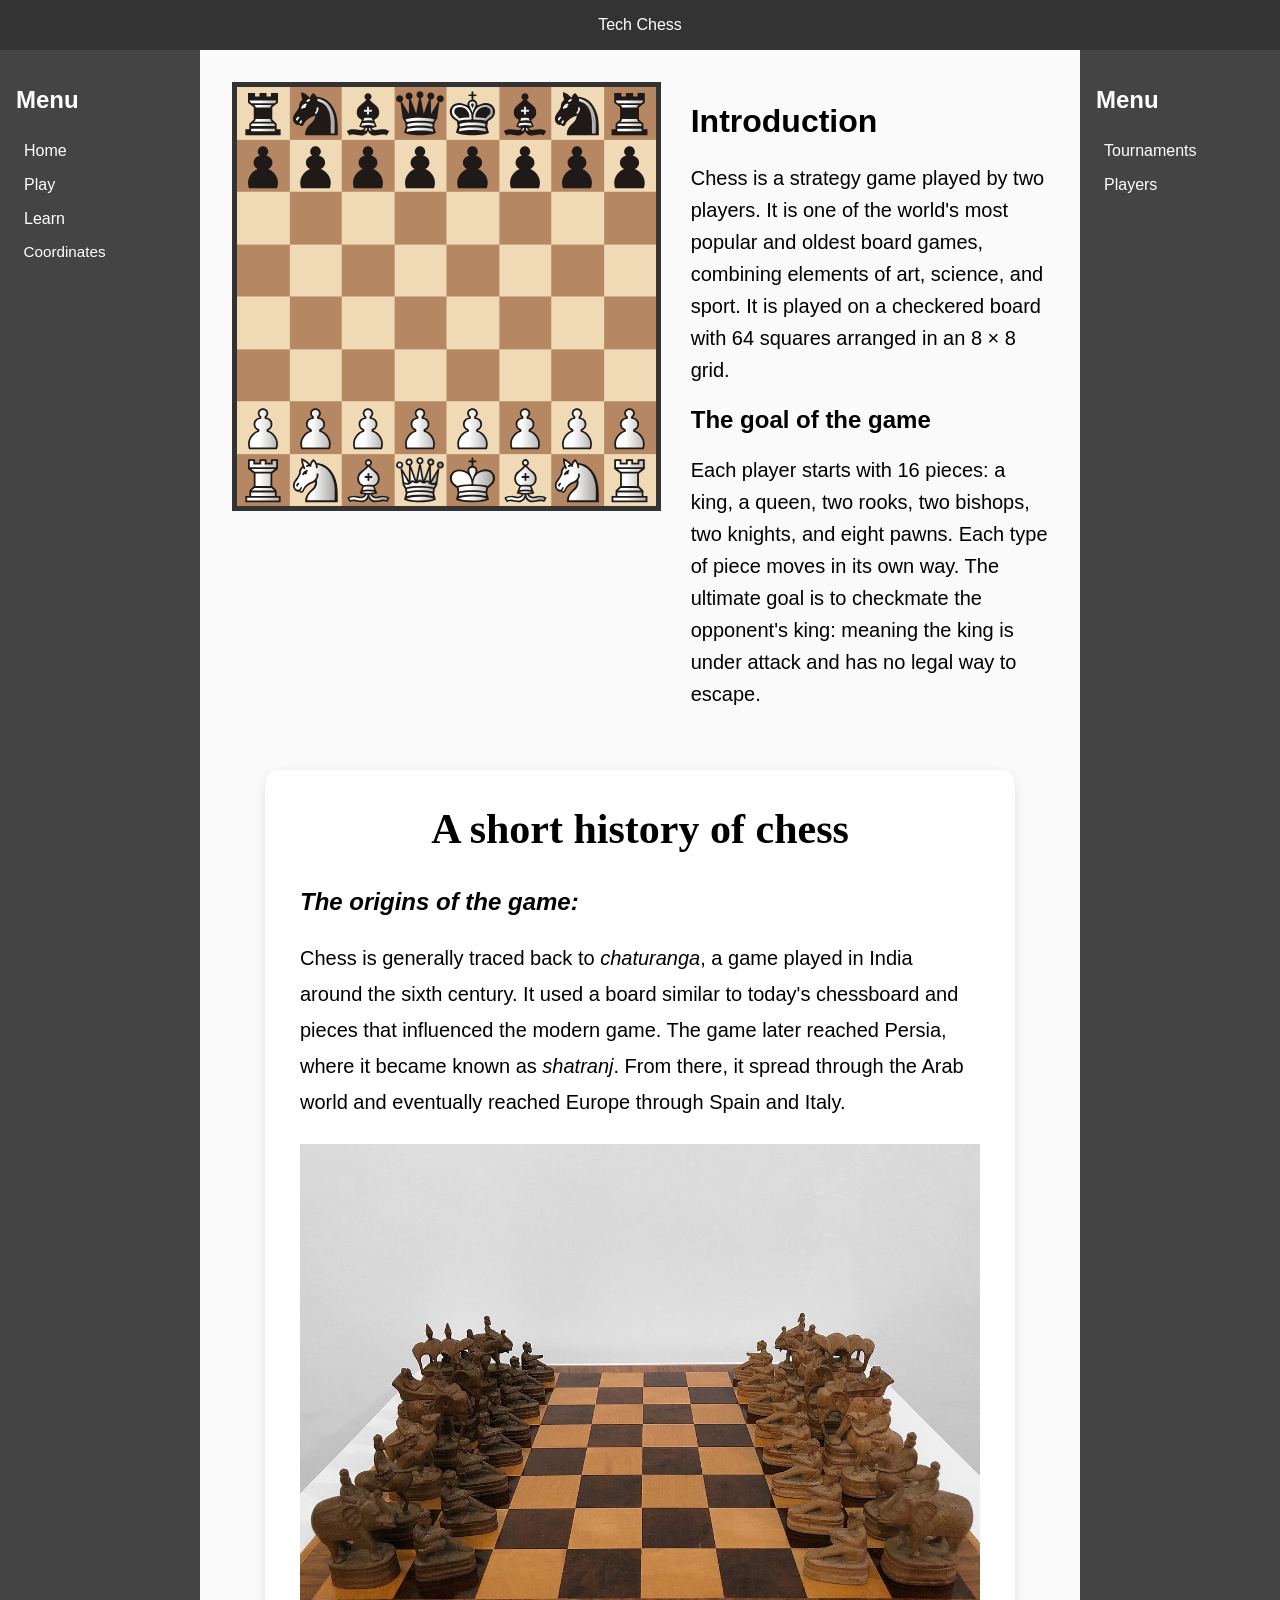
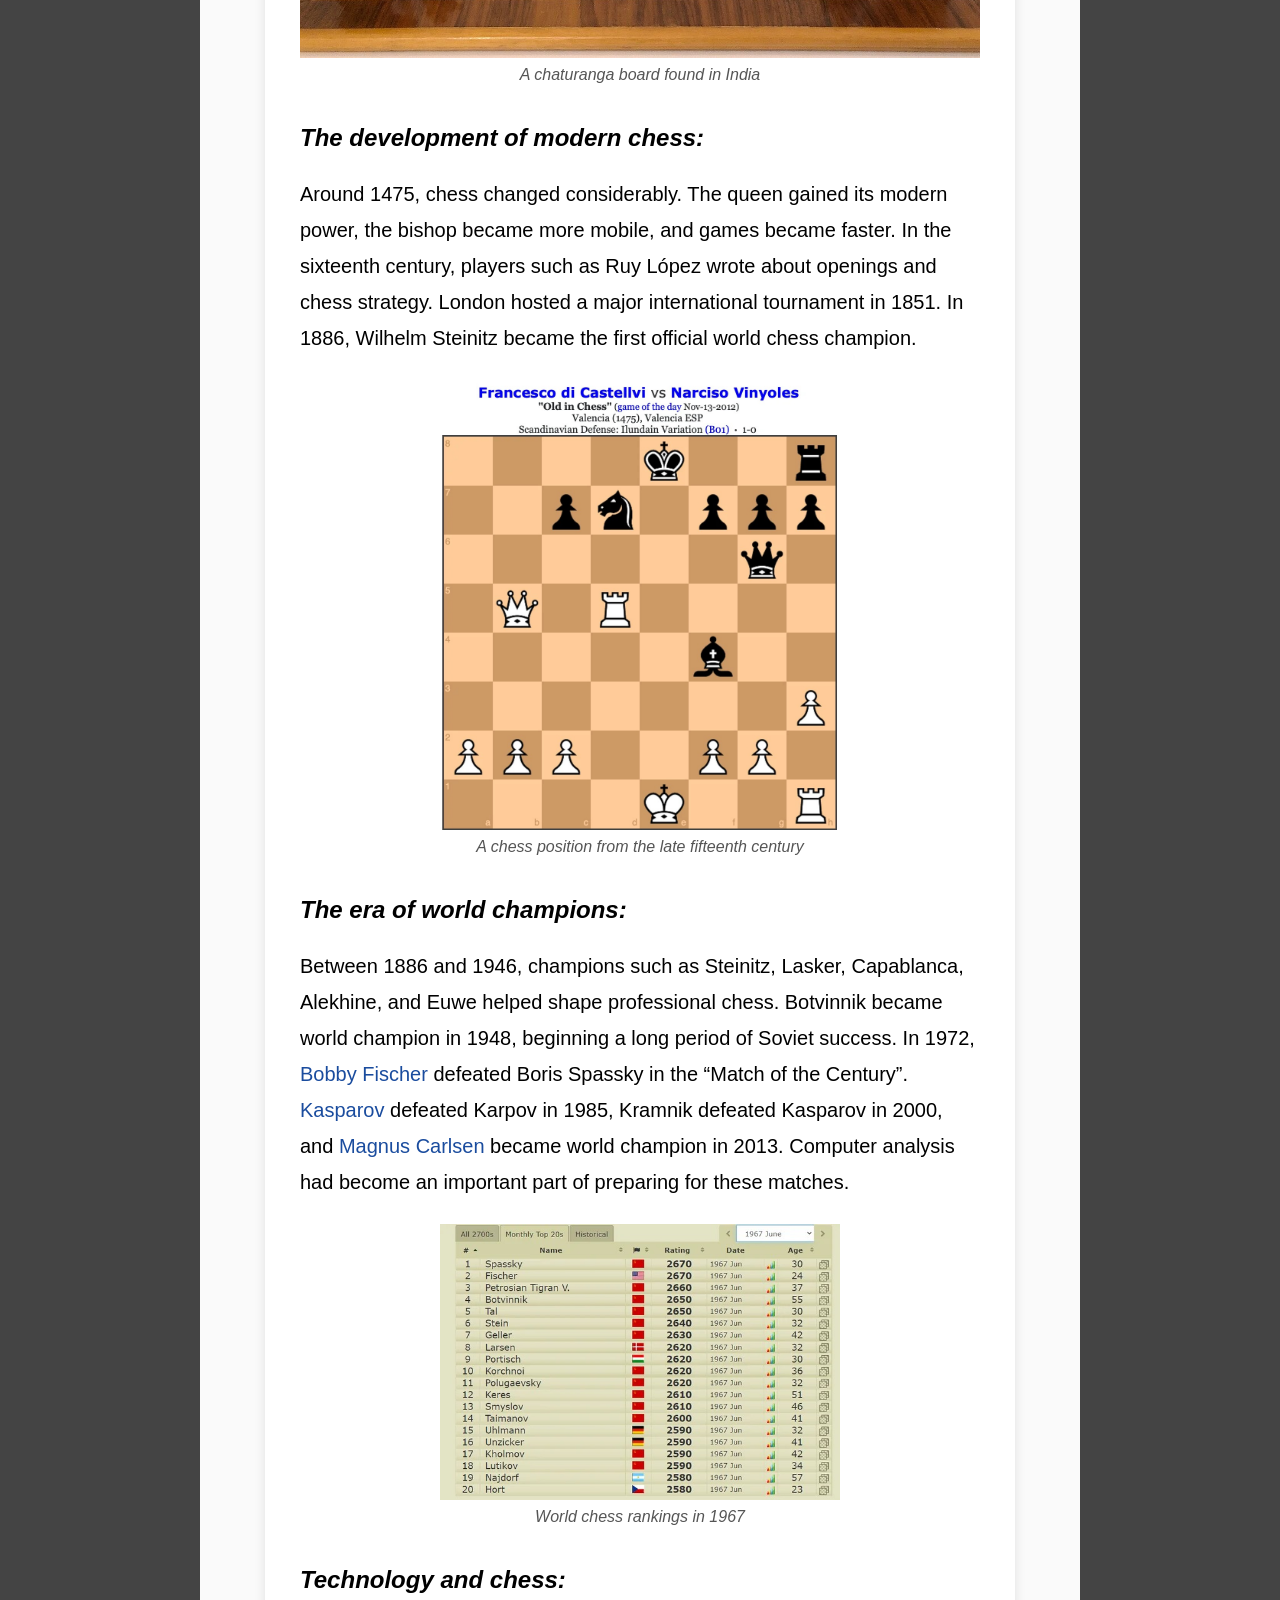
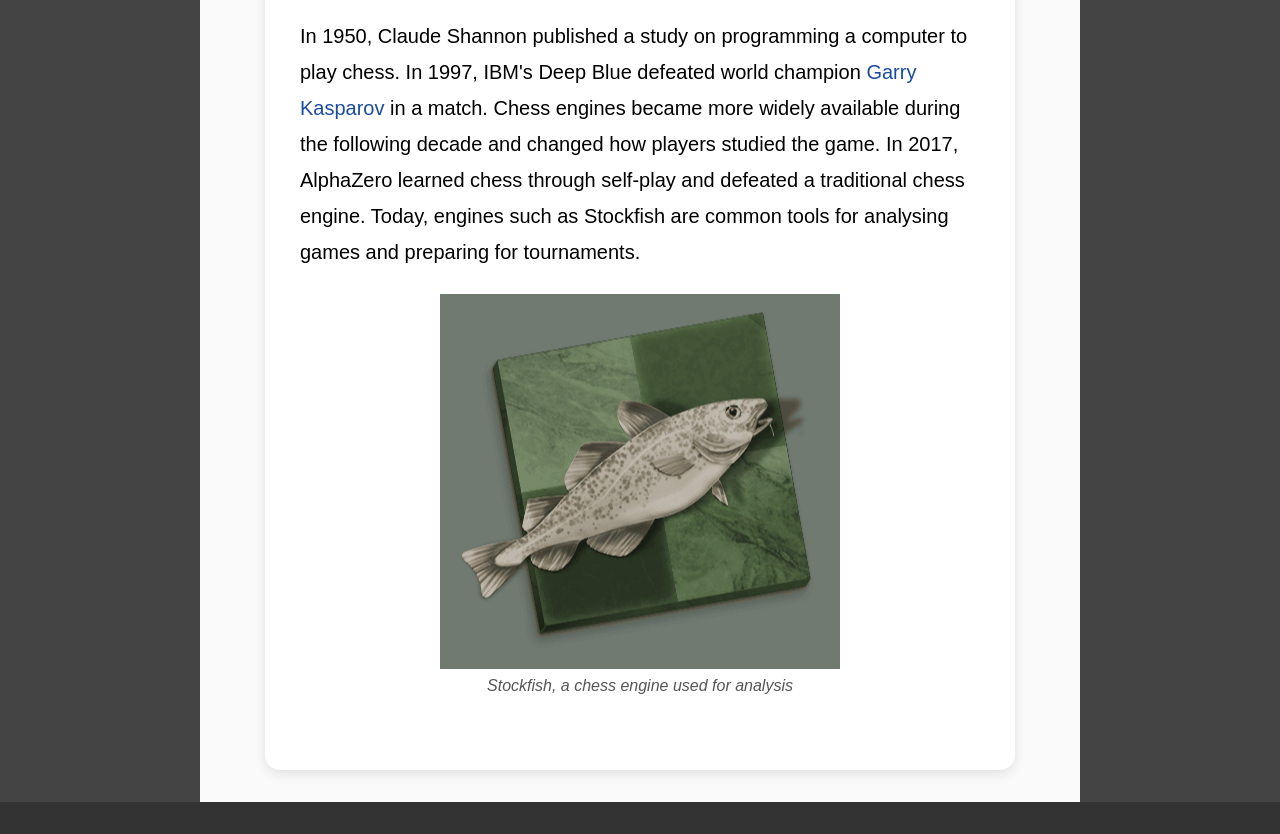
<file: index.html>
<!DOCTYPE html>
<html lang="en">
<head>
    <meta charset="UTF-8">
    <meta name="viewport" content="width=device-width, initial-scale=1.0">
    <meta name="description" content="A website about chess, its history, players, and rules.">
    <link rel="stylesheet" href="style.css">
    <script src="board.js" defer></script>
    <title>Home</title>
</head>
<body>
    <header>Tech Chess</header>

    <div class="main-layout">
        <nav class="sidebar" aria-label="Main menu">
            <h2>Menu</h2>
            <ul>
                <li><a href="index.html">Home</a></li>
                <li><a href="play.html">Play</a></li>
                <li>
                    <a href="study.html">Learn</a>
                    <ul class="learn-links">
                        <li><a href="coordinates.html">Coordinates</a></li>
                    </ul>
                </li>
            </ul>
        </nav>

        <main class="content">
            <div class="content-grid">
                <div
                    class="chessboard"
                    role="img"
                    aria-label="The starting position on a chessboard"
                    data-fen="rnbqkbnr/pppppppp/8/8/8/8/PPPPPPPP/RNBQKBNR"
                ></div>
          
                <div>
                    <h1>Introduction</h1>
                    <p>
                        Chess is a strategy game played by two players.
                        It is one of the world's most popular and oldest
                        board games, combining elements of art, science,
                        and sport. It is played on a checkered board with
                        64 squares arranged in an 8 × 8 grid.
                    </p>

                    <h2>The goal of the game</h2>
                    <p>
                        Each player starts with 16 pieces: a king, a queen,
                        two rooks, two bishops, two knights, and eight pawns.
                        Each type of piece moves in its own way. The ultimate
                        goal is to checkmate the opponent's king: meaning the
                        king is under attack and has no legal way to escape.
                    </p>
                </div>
            </div>
            <section class="history content-card" aria-labelledby="history-title">
                <h2 id="history-title" class="card-title">A short history of chess</h2>

                <h3><em>The origins of the game:</em></h3>
                <p>
                    Chess is generally traced back to <em>chaturanga</em>, a game
                    played in India around the sixth century. It used a board similar
                    to today's chessboard and pieces that influenced the modern game.
                    The game later reached Persia, where it became known as
                    <em>shatranj</em>. From there, it spread through the Arab world
                    and eventually reached Europe through Spain and Italy.
                </p>
                <figure>
                    <img src="images/chaturanga.jpg" alt="A chaturanga board"
                         loading="lazy" decoding="async">
                    <figcaption>A chaturanga board found in India</figcaption>
                </figure>

                <h3><em>The development of modern chess:</em></h3>
                <p>
                    Around 1475, chess changed considerably. The queen gained its
                    modern power, the bishop became more mobile, and games became
                    faster. In the sixteenth century, players such as Ruy López wrote
                    about openings and chess strategy. London hosted a major
                    international tournament in 1851. In 1886, Wilhelm Steinitz
                    became the first official world chess champion.
                </p>
                <figure>
                    <img src="images/oldest-game.jpg" alt="A historical chess position"
                         class="history-image-small" loading="lazy" decoding="async">
                    <figcaption>A chess position from the late fifteenth century</figcaption>
                </figure>

                <h3><em>The era of world champions:</em></h3>
                <p>
                    Between 1886 and 1946, champions such as Steinitz, Lasker,
                    Capablanca, Alekhine, and Euwe helped shape professional chess.
                    Botvinnik became world champion in 1948, beginning a long period
                    of Soviet success. In 1972, <a href="players.html#fischer">Bobby Fischer</a> defeated Boris Spassky
                    in the “Match of the Century”. <a href="players.html#kasparov">Kasparov</a> defeated Karpov in 1985,
                    Kramnik defeated Kasparov in 2000, and <a href="players.html#magnus">Magnus Carlsen</a> became
                    world champion in 2013. Computer analysis had become an important
                    part of preparing for these matches.
                </p>
                <figure>
                    <img src="images/sovietic-list.jpg" alt="A list of leading chess players in 1967"
                         class="history-image-small" loading="lazy" decoding="async">
                    <figcaption>World chess rankings in 1967</figcaption>
                </figure>

                <h3><em>Technology and chess:</em></h3>
                <p>
                    In 1950, Claude Shannon published a study on programming a
                    computer to play chess. In 1997, IBM's Deep Blue defeated world
                    champion <a href="players.html#kasparov">Garry Kasparov</a> in a match. Chess engines became more
                    widely available during the following decade and changed how
                    players studied the game. In 2017, AlphaZero learned chess
                    through self-play and defeated a traditional chess engine.
                    Today, engines such as Stockfish are common tools for analysing
                    games and preparing for tournaments.
                </p>
                <figure>
                    <img src="images/stockfish.jpg" alt="The Stockfish chess engine"
                         class="history-image-small" loading="lazy" decoding="async">
                    <figcaption>Stockfish, a chess engine used for analysis</figcaption>
                </figure>
            </section>
        </main>

        <aside class="sidebar" aria-label="More sections">
            <h2>Menu</h2>
            <ul>
                <li><a href="tournaments.html">Tournaments</a></li>
                <li><a href="players.html">Players</a></li>
            </ul>
        </aside>
    </div>

    <footer></footer>
</body>
</html>
</file>
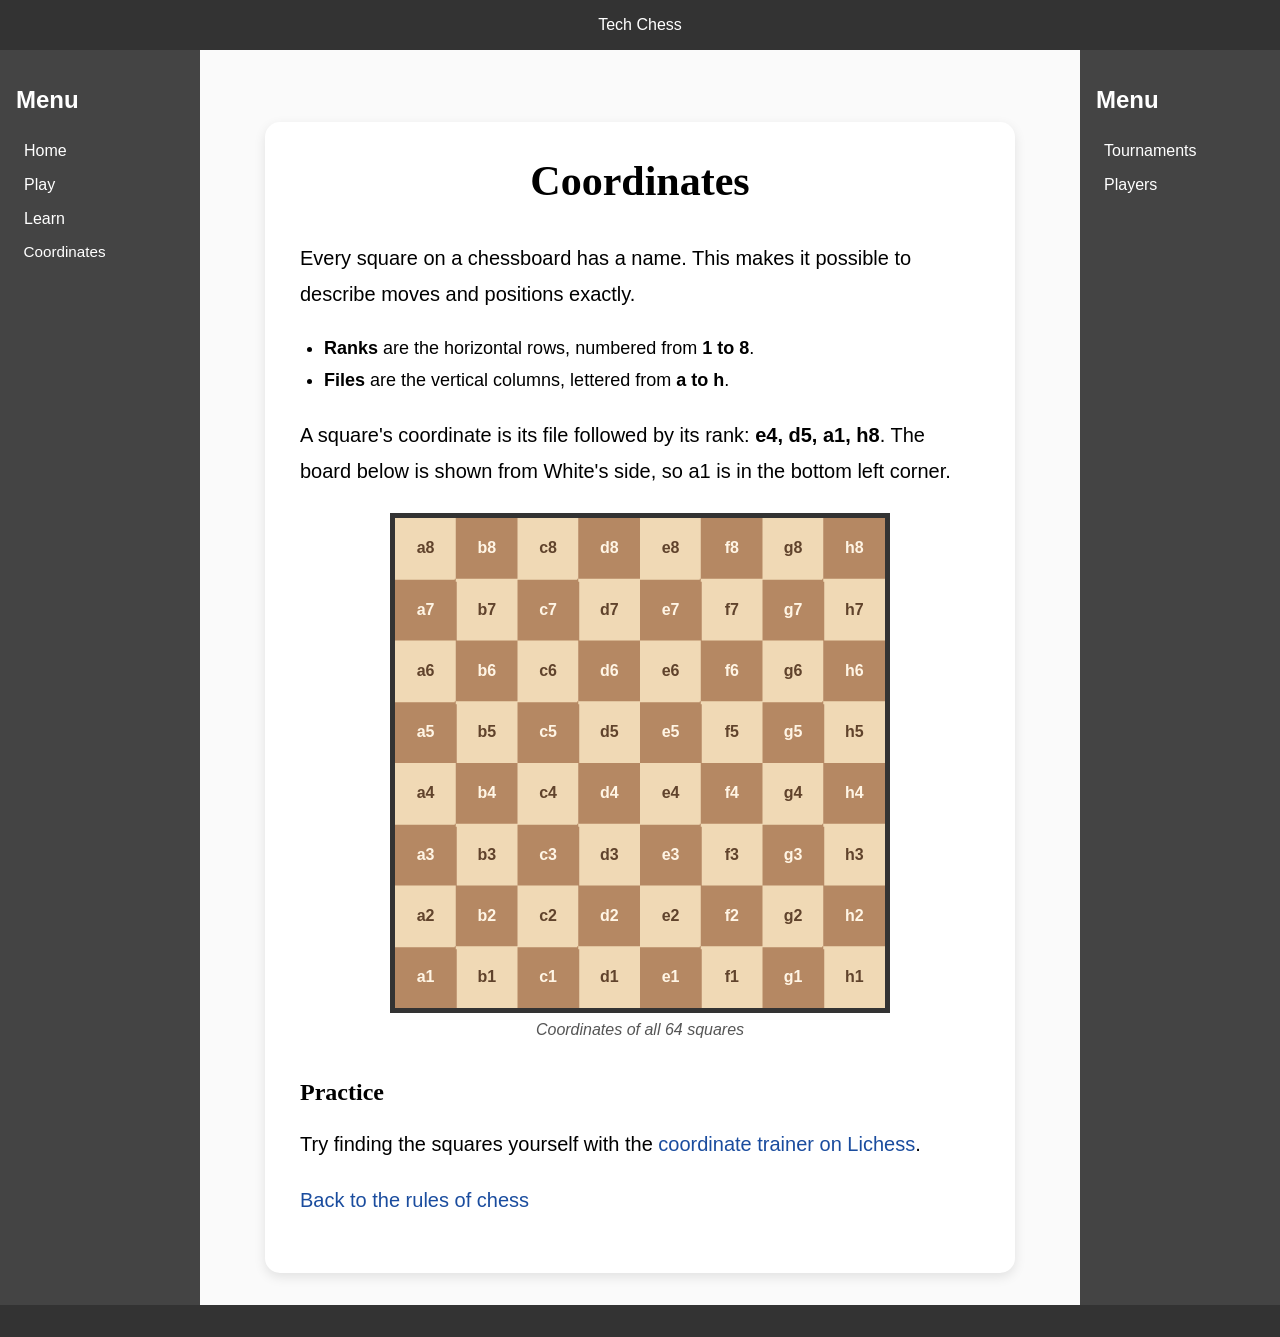
<file: coordinates.html>
<!DOCTYPE html>
<html lang="en">
<head>
    <meta charset="UTF-8">
    <meta name="viewport" content="width=device-width, initial-scale=1.0">
    <meta name="description" content="Learn how to read the coordinates on a chessboard.">
    <link rel="stylesheet" href="style.css">
    <script src="board.js" defer></script>
    <title>Coordinates</title>
</head>
<body>
    <header>Tech Chess</header>
    <noscript><p class="script-warning">The board coordinates need JavaScript to appear.</p></noscript>

    <div class="main-layout">
        <nav class="sidebar" aria-label="Main menu">
            <h2>Menu</h2>
            <ul>
                <li><a href="index.html">Home</a></li>
                <li><a href="play.html">Play</a></li>
                <li>
                    <a href="study.html">Learn</a>
                    <ul class="learn-links">
                        <li><a href="coordinates.html" aria-current="page">Coordinates</a></li>
                    </ul>
                </li>
            </ul>
        </nav>

        <main class="content">
            <article class="content-card coordinates-page">
                <h1 class="card-title">Coordinates</h1>
                <p>
                    Every square on a chessboard has a name. This makes it possible
                    to describe moves and positions exactly.
                </p>
                <ul>
                    <li><strong>Ranks</strong> are the horizontal rows, numbered from <strong>1 to 8</strong>.</li>
                    <li><strong>Files</strong> are the vertical columns, lettered from <strong>a to h</strong>.</li>
                </ul>
                <p>
                    A square's coordinate is its file followed by its rank:
                    <strong>e4, d5, a1, h8</strong>. The board below is shown from
                    White's side, so a1 is in the bottom left corner.
                </p>

                <figure>
                    <div class="chessboard" role="img" aria-label="Chessboard showing the coordinate of every square, from a1 at the bottom left to h8 at the top right" data-fen="8/8/8/8/8/8/8/8" data-coordinates="true"></div>
                    <figcaption>Coordinates of all 64 squares</figcaption>
                </figure>

                <h2>Practice</h2>
                <p>
                    Try finding the squares yourself with the
                    <a href="https://lichess.org/training/coordinate" target="_blank" rel="noopener noreferrer">coordinate trainer on Lichess</a>.
                </p>
                <p><a href="study.html">Back to the rules of chess</a></p>
            </article>
        </main>

        <aside class="sidebar" aria-label="More sections">
            <h2>Menu</h2>
            <ul>
                <li><a href="tournaments.html">Tournaments</a></li>
                <li><a href="players.html">Players</a></li>
            </ul>
        </aside>
    </div>

    <footer></footer>
</body>
</html>
</file>
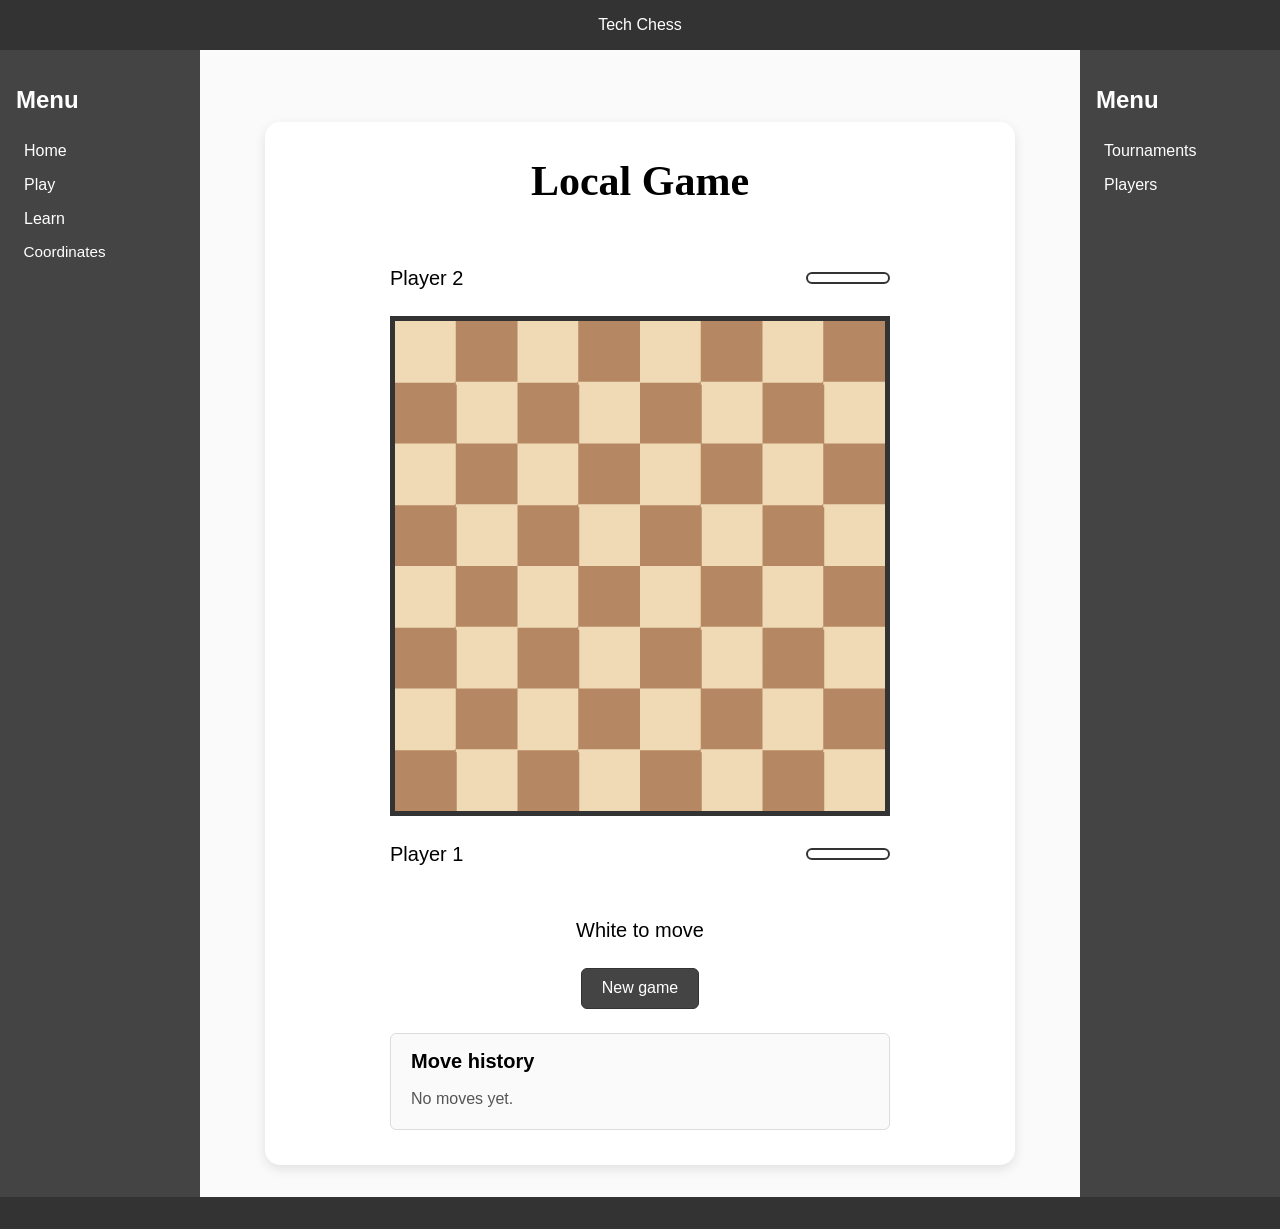
<file: local-game.html>
<!DOCTYPE html>
<html lang="en">
<head>
    <meta charset="UTF-8">
    <meta name="viewport" content="width=device-width, initial-scale=1.0">
    <meta name="description" content="Play a local chess game with two players.">
    <link rel="stylesheet" href="style.css">
    <script type="module" src="game.js"></script>
    <title>Local Game</title>
</head>
<body>
    <header>Tech Chess</header>

    <div class="main-layout">
        <nav class="sidebar" aria-label="Main menu">
            <h2>Menu</h2>
            <ul>
                <li><a href="index.html">Home</a></li>
                <li><a href="play.html">Play</a></li>
                <li>
                    <a href="study.html">Learn</a>
                    <ul class="learn-links">
                        <li><a href="coordinates.html">Coordinates</a></li>
                    </ul>
                </li>
            </ul>
        </nav>

        <main class="content">
            <section class="content-card game-page">
                <h1 class="card-title">Local Game</h1>
                <div class="game-player">
                    <p id="black-player">Player 2</p>
                    <p id="black-clock" class="game-clock" aria-label="Black time remaining"></p>
                </div>
                <div id="game-board" class="chessboard" aria-label="Chessboard"></div>
                <div class="game-player">
                    <p id="white-player">Player 1</p>
                    <p id="white-clock" class="game-clock" aria-label="White time remaining"></p>
                </div>
                <p id="game-status" role="status">White to move</p>
                <button id="new-game" class="new-game-button" type="button">New game</button>
                <section class="move-history" aria-labelledby="move-history-title">
                    <h2 id="move-history-title">Move history</h2>
                    <p id="empty-history">No moves yet.</p>
                    <ol id="move-history"></ol>
                </section>
            </section>

            <dialog id="promotion-dialog" class="promotion-dialog" aria-labelledby="promotion-title">
                <h2 id="promotion-title">Promote pawn</h2>
                <p>Choose a piece:</p>
                <div class="promotion-options">
                    <button type="button" data-promotion="q">
                        <img src="pieces/wQ.svg" alt=""><span>Queen</span>
                    </button>
                    <button type="button" data-promotion="r">
                        <img src="pieces/wR.svg" alt=""><span>Rook</span>
                    </button>
                    <button type="button" data-promotion="b">
                        <img src="pieces/wB.svg" alt=""><span>Bishop</span>
                    </button>
                    <button type="button" data-promotion="n">
                        <img src="pieces/wN.svg" alt=""><span>Knight</span>
                    </button>
                </div>
                <button id="cancel-promotion" class="promotion-cancel" type="button">Cancel</button>
            </dialog>
        </main>

        <aside class="sidebar" aria-label="More sections">
            <h2>Menu</h2>
            <ul>
                <li><a href="tournaments.html">Tournaments</a></li>
                <li><a href="players.html">Players</a></li>
            </ul>
        </aside>
    </div>

    <footer></footer>
</body>
</html>
</file>
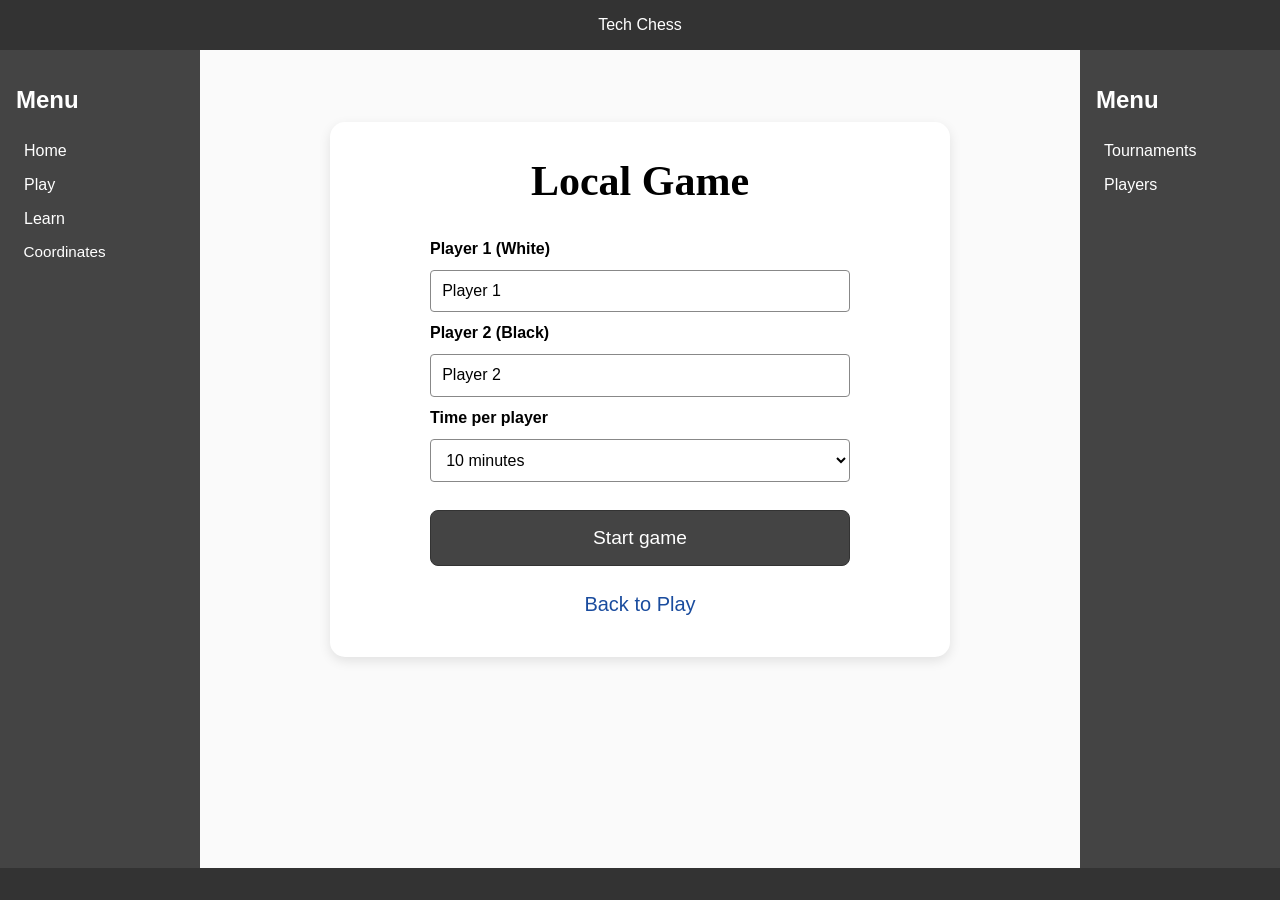
<file: local-setup.html>
<!DOCTYPE html>
<html lang="en">
<head>
    <meta charset="UTF-8">
    <meta name="viewport" content="width=device-width, initial-scale=1.0">
    <meta name="description" content="Choose the players and time for a local chess game.">
    <link rel="stylesheet" href="style.css">
    <title>Local Game</title>
</head>
<body>
    <header>Tech Chess</header>

    <div class="main-layout">
        <nav class="sidebar" aria-label="Main menu">
            <h2>Menu</h2>
            <ul>
                <li><a href="index.html">Home</a></li>
                <li><a href="play.html">Play</a></li>
                <li>
                    <a href="study.html">Learn</a>
                    <ul class="learn-links">
                        <li><a href="coordinates.html">Coordinates</a></li>
                    </ul>
                </li>
            </ul>
        </nav>

        <main class="content">
            <section class="content-card setup-page">
                <h1 class="card-title">Local Game</h1>
                <form class="local-form" action="local-game.html" method="get">
                    <label for="player-one">Player 1 (White)</label>
                    <input id="player-one" name="player1" type="text" value="Player 1" maxlength="24" required>

                    <label for="player-two">Player 2 (Black)</label>
                    <input id="player-two" name="player2" type="text" value="Player 2" maxlength="24" required>

                    <label for="game-time">Time per player</label>
                    <select id="game-time" name="time">
                        <option value="0">No clock</option>
                        <option value="3">3 minutes</option>
                        <option value="5">5 minutes</option>
                        <option value="10" selected>10 minutes</option>
                        <option value="15">15 minutes</option>
                    </select>

                    <button class="play-option" type="submit">Start game</button>
                </form>
                <p class="setup-back"><a href="play.html">Back to Play</a></p>
            </section>
        </main>

        <aside class="sidebar" aria-label="More sections">
            <h2>Menu</h2>
            <ul>
                <li><a href="tournaments.html">Tournaments</a></li>
                <li><a href="players.html">Players</a></li>
            </ul>
        </aside>
    </div>

    <footer></footer>
</body>
</html>
</file>
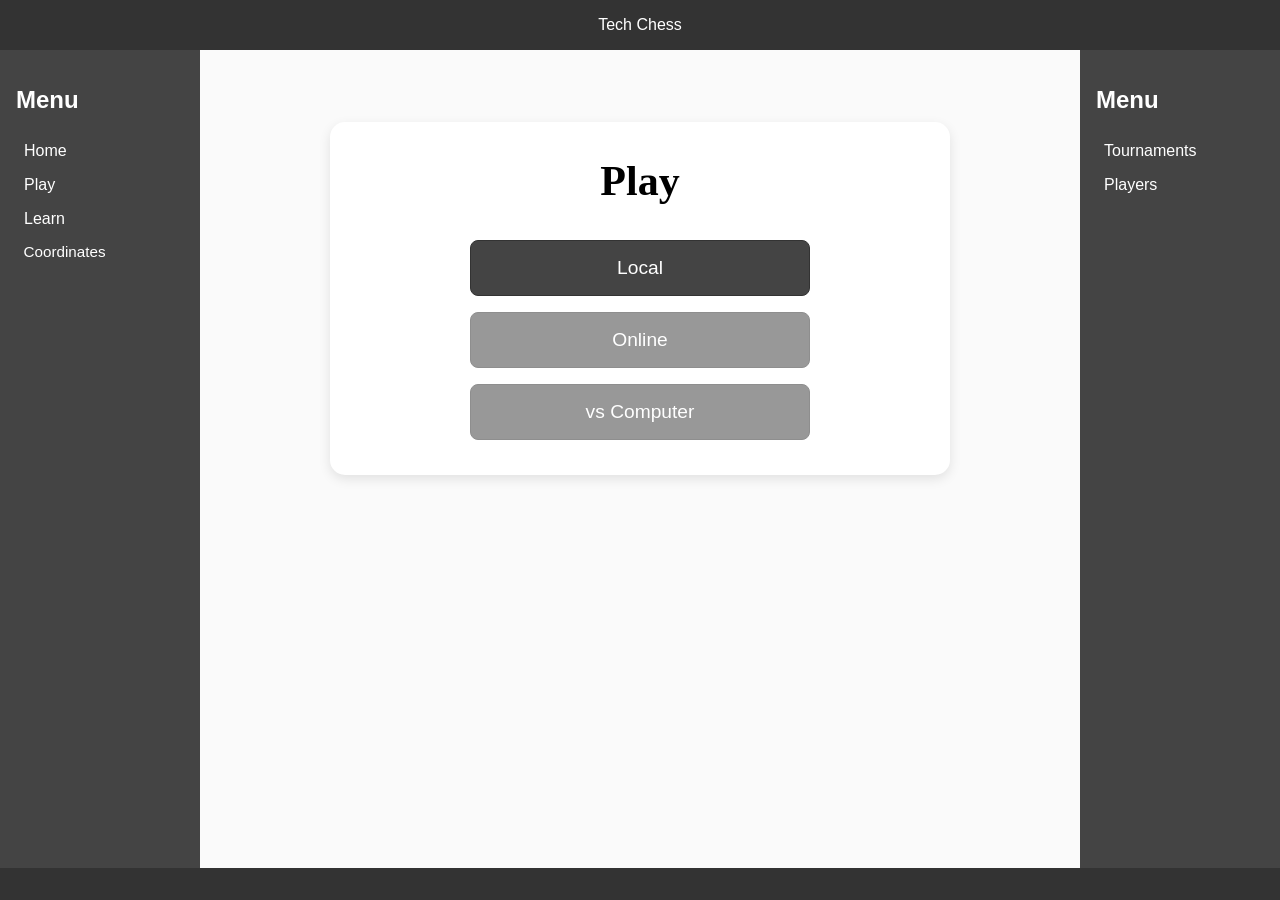
<file: play.html>
<!DOCTYPE html>
<html lang="en">
<head>
    <meta charset="UTF-8">
    <meta name="viewport" content="width=device-width, initial-scale=1.0">
    <meta name="description" content="Choose how to play chess.">
    <link rel="stylesheet" href="style.css">
    <title>Play</title>
</head>
<body>
    <header>Tech Chess</header>

    <div class="main-layout">
        <nav class="sidebar" aria-label="Main menu">
            <h2>Menu</h2>
            <ul>
                <li><a href="index.html">Home</a></li>
                <li><a href="play.html" aria-current="page">Play</a></li>
                <li>
                    <a href="study.html">Learn</a>
                    <ul class="learn-links">
                        <li><a href="coordinates.html">Coordinates</a></li>
                    </ul>
                </li>
            </ul>
        </nav>

        <main class="content">
            <section class="content-card play-page">
                <h1 class="card-title">Play</h1>
                <div class="play-options">
                    <a class="play-option" href="local-setup.html">Local</a>
                    <button class="play-option" type="button" disabled>Online</button>
                    <button class="play-option" type="button" disabled>vs Computer</button>
                </div>
            </section>
        </main>

        <aside class="sidebar" aria-label="More sections">
            <h2>Menu</h2>
            <ul>
                <li><a href="tournaments.html">Tournaments</a></li>
                <li><a href="players.html">Players</a></li>
            </ul>
        </aside>
    </div>

    <footer></footer>
</body>
</html>
</file>
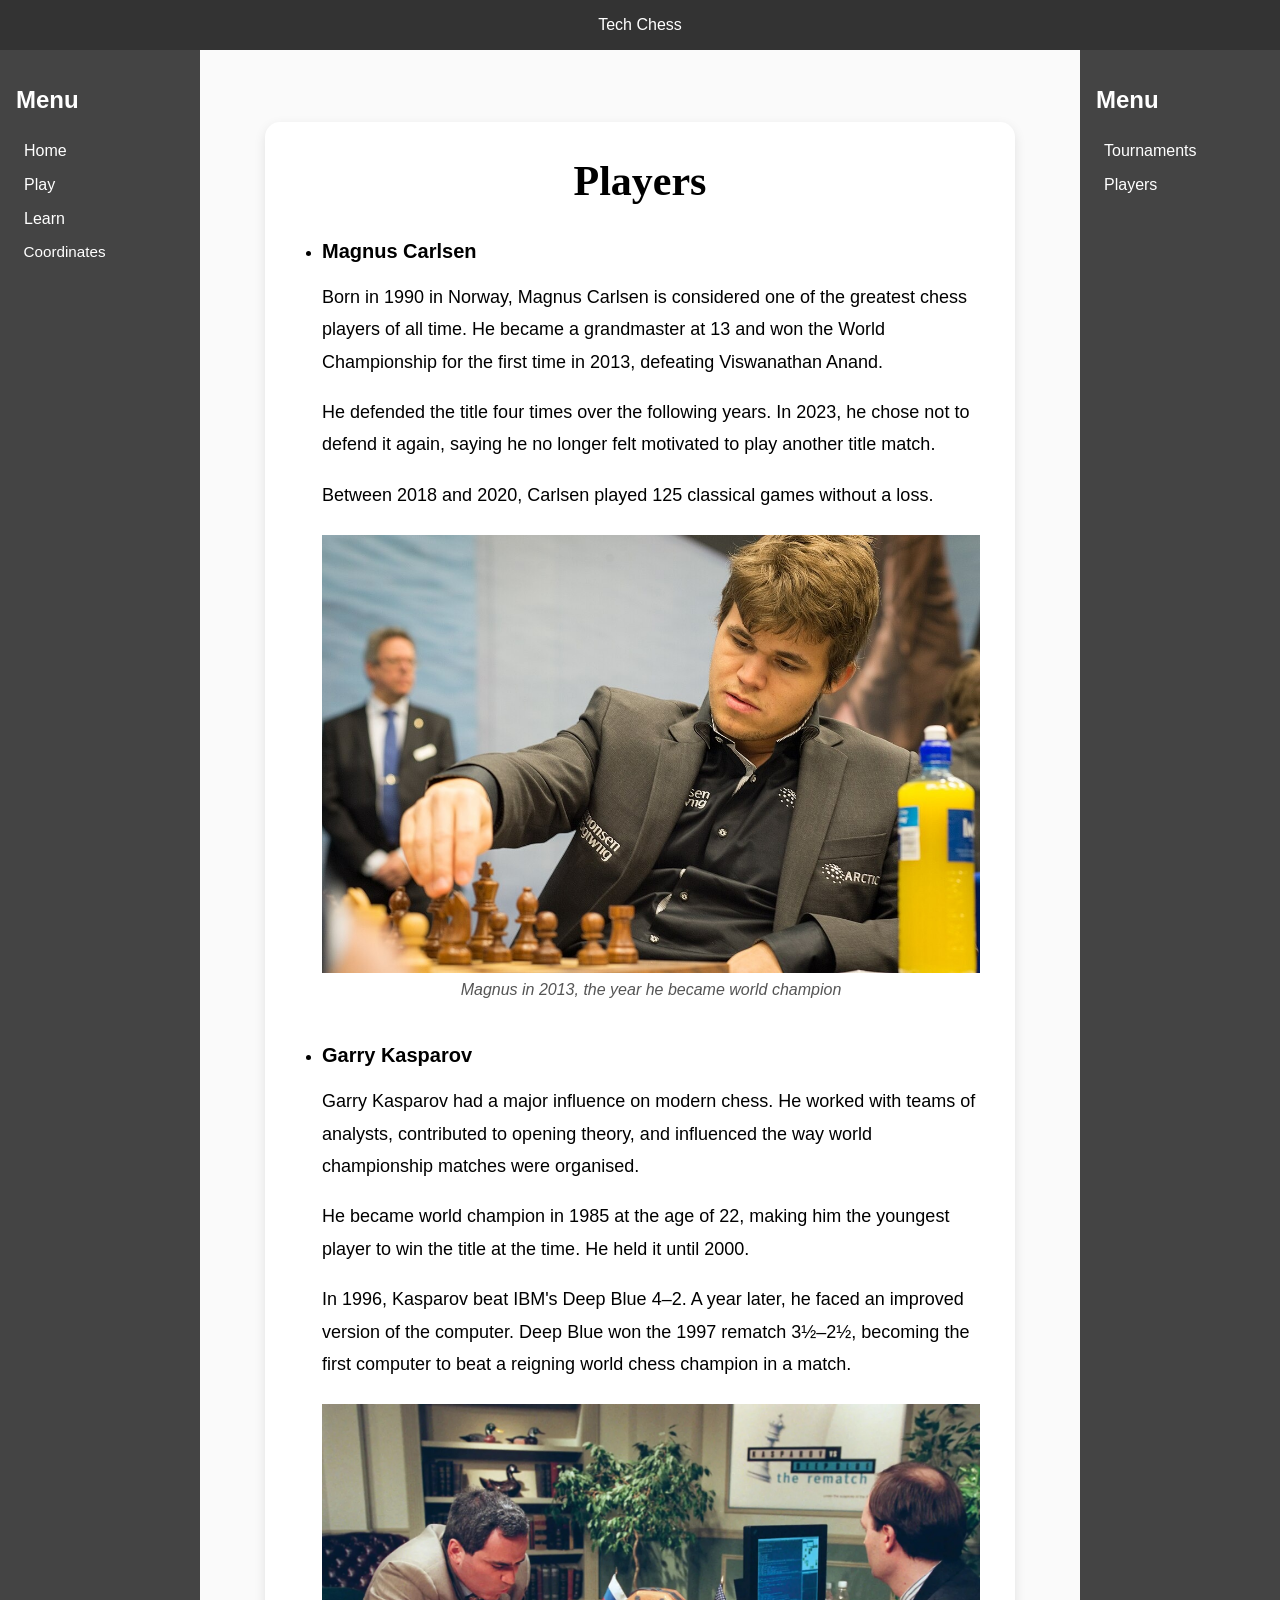
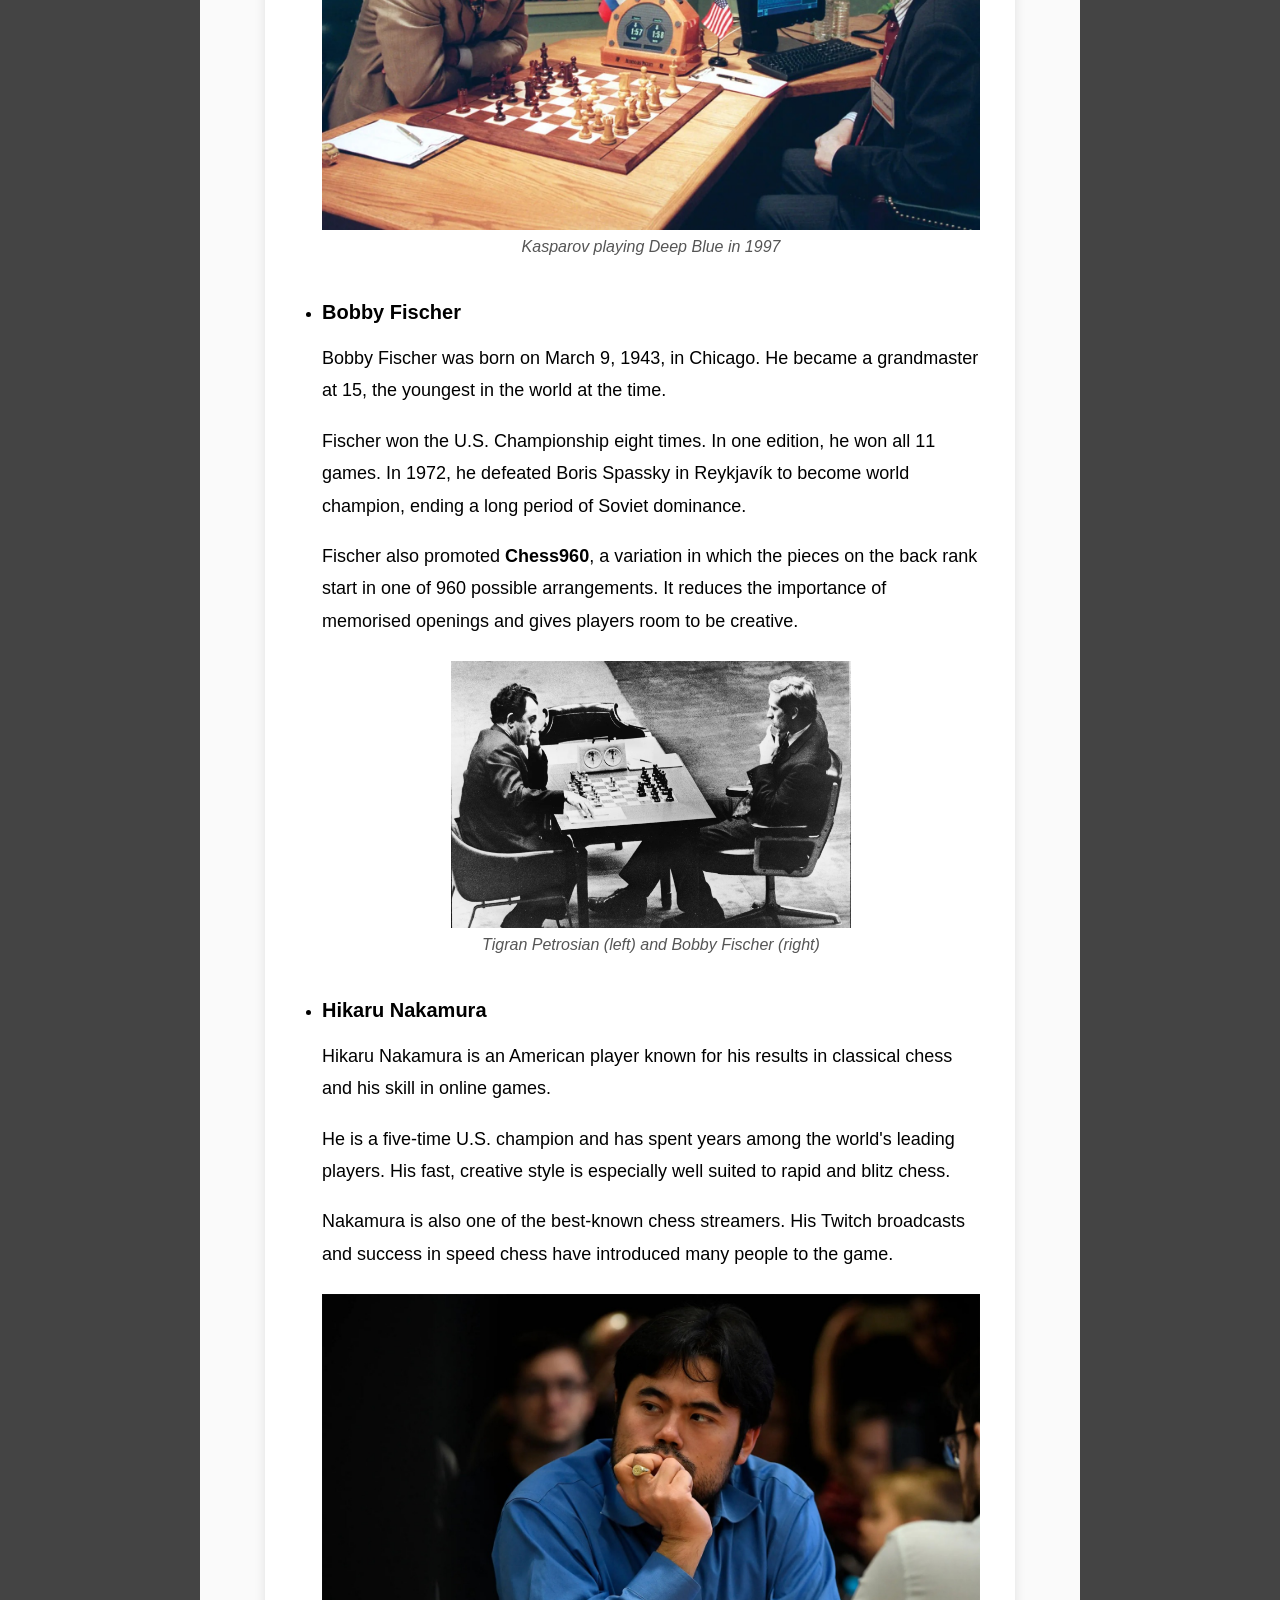
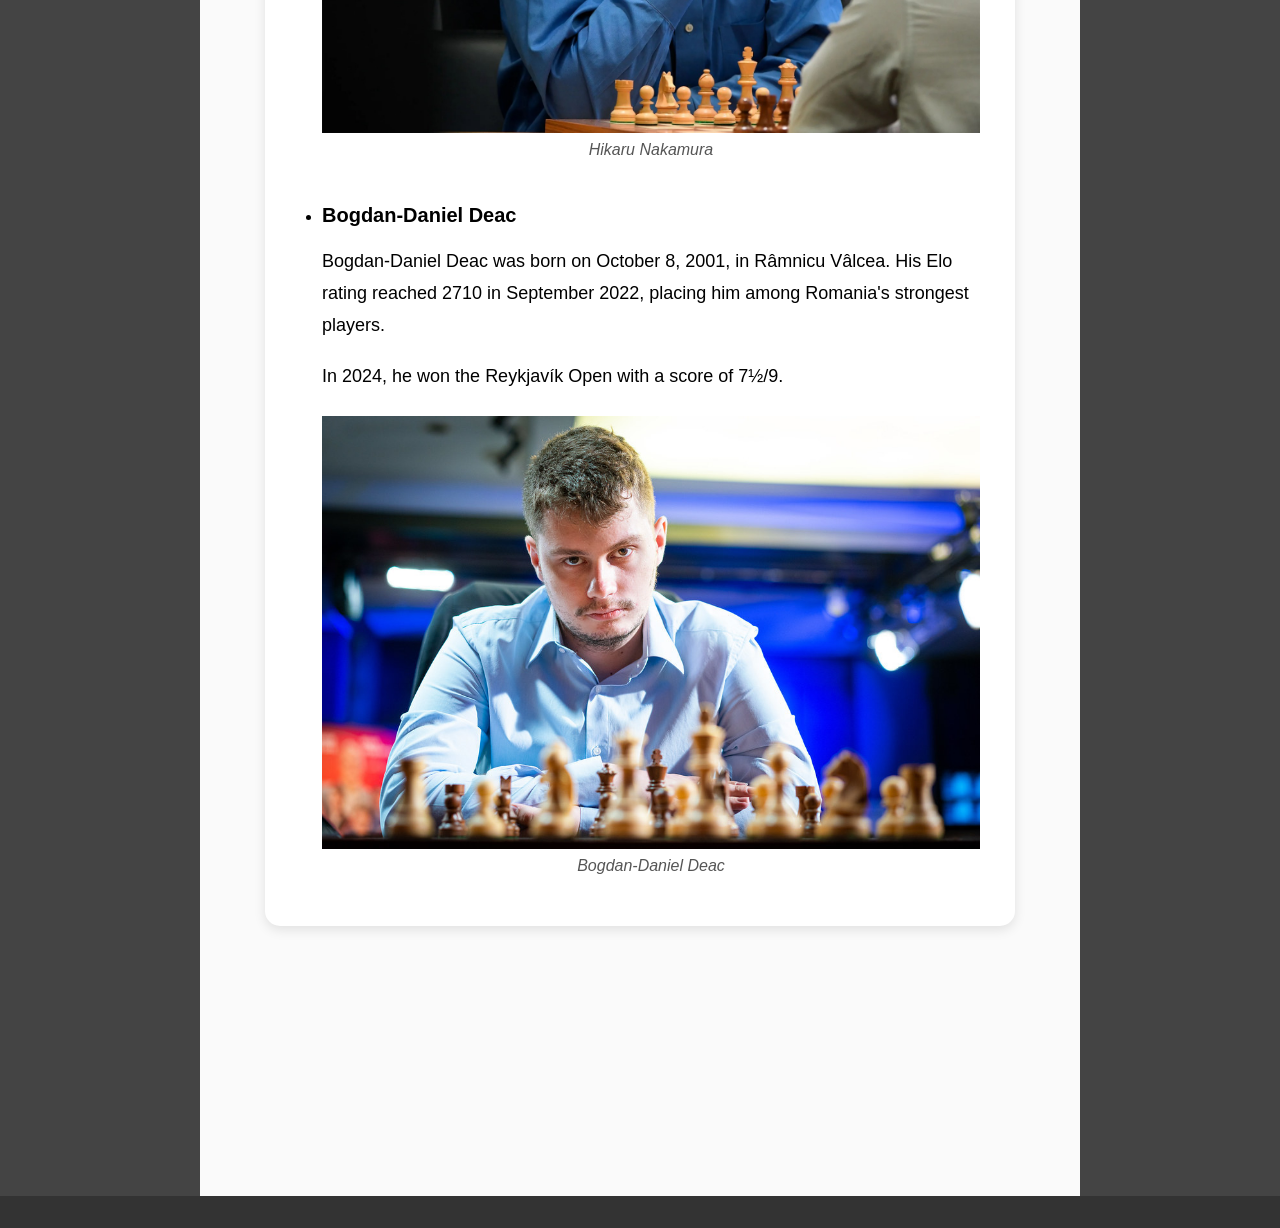
<file: players.html>
<!DOCTYPE html>
<html lang="en">
<head>
    <meta charset="UTF-8">
    <meta name="viewport" content="width=device-width, initial-scale=1.0">
    <meta name="description" content="Five chess players who shaped the game, from Bobby Fischer to Magnus Carlsen.">
    <link rel="stylesheet" href="style.css">
    <title>Players</title>
</head>
<body>
    <header>Tech Chess</header>

    <div class="main-layout">
        <nav class="sidebar" aria-label="Main menu">
            <h2>Menu</h2>
            <ul>
                <li><a href="index.html">Home</a></li>
                <li><a href="play.html">Play</a></li>
                <li>
                    <a href="study.html">Learn</a>
                    <ul class="learn-links">
                        <li><a href="coordinates.html">Coordinates</a></li>
                    </ul>
                </li>
            </ul>
        </nav>

        <main class="content">
            <article class="content-card entry-page">
                <h1 class="card-title">Players</h1>
                <ul class="entry-list">
                    <li id="magnus">
                        <h2>Magnus Carlsen</h2>
                        <p>
                            Born in 1990 in Norway, Magnus Carlsen is considered one
                            of the greatest chess players of all time. He became a
                            grandmaster at 13 and won the World Championship for the
                            first time in 2013, defeating Viswanathan Anand.
                        </p>
                        <p>
                            He defended the title four times over the following years.
                            In 2023, he chose not to defend it again, saying he no
                            longer felt motivated to play another title match.
                        </p>
                        <p>
                            Between 2018 and 2020, Carlsen played 125 classical games
                            without a loss.
                        </p>
                        <figure>
                            <img src="images/magnus-carlsen.jpg" alt="Magnus Carlsen at a chessboard"
                                 loading="lazy" decoding="async">
                            <figcaption>Magnus in 2013, the year he became world champion</figcaption>
                        </figure>
                    </li>

                    <li id="kasparov">
                        <h2>Garry Kasparov</h2>
                        <p>
                            Garry Kasparov had a major influence on modern chess.
                            He worked with teams of analysts, contributed to opening
                            theory, and influenced the way world championship matches
                            were organised.
                        </p>
                        <p>
                            He became world champion in 1985 at the age of 22, making
                            him the youngest player to win the title at the time.
                            He held it until 2000.
                        </p>
                        <p>
                            In 1996, Kasparov beat IBM's Deep Blue 4–2. A year later,
                            he faced an improved version of the computer. Deep Blue
                            won the 1997 rematch 3½–2½, becoming the first computer
                            to beat a reigning world chess champion in a match.
                        </p>
                        <figure>
                            <img src="images/garry-kasparov.jpg" alt="Garry Kasparov playing Deep Blue"
                                 loading="lazy" decoding="async">
                            <figcaption>Kasparov playing Deep Blue in 1997</figcaption>
                        </figure>
                    </li>

                    <li id="fischer">
                        <h2>Bobby Fischer</h2>
                        <p>
                            Bobby Fischer was born on March 9, 1943, in Chicago.
                            He became a grandmaster at 15, the youngest in the world
                            at the time.
                        </p>
                        <p>
                            Fischer won the U.S. Championship eight times. In one
                            edition, he won all 11 games. In 1972, he defeated Boris
                            Spassky in Reykjavík to become world champion, ending
                            a long period of Soviet dominance.
                        </p>
                        <p>
                            Fischer also promoted <strong>Chess960</strong>, a variation
                            in which the pieces on the back rank start in one of 960
                            possible arrangements. It reduces the importance of
                            memorised openings and gives players room to be creative.
                        </p>
                        <figure>
                            <img src="images/bobby-fischer.jpg" alt="Tigran Petrosian and Bobby Fischer at a chessboard"
                                 class="entry-image-small" loading="lazy" decoding="async">
                            <figcaption>Tigran Petrosian (left) and Bobby Fischer (right)</figcaption>
                        </figure>
                    </li>

                    <li id="hikaru">
                        <h2>Hikaru Nakamura</h2>
                        <p>
                            Hikaru Nakamura is an American player known for his
                            results in classical chess and his skill in online games.
                        </p>
                        <p>
                            He is a five-time U.S. champion and has spent years among
                            the world's leading players. His fast, creative style is
                            especially well suited to rapid and blitz chess.
                        </p>
                        <p>
                            Nakamura is also one of the best-known chess streamers.
                            His Twitch broadcasts and success in speed chess have
                            introduced many people to the game.
                        </p>
                        <figure>
                            <img src="images/hikaru-nakamura.jpg" alt="Hikaru Nakamura at a chessboard"
                                 loading="lazy" decoding="async">
                            <figcaption>Hikaru Nakamura</figcaption>
                        </figure>
                    </li>

                    <li id="deac">
                        <h2>Bogdan-Daniel Deac</h2>
                        <p>
                            Bogdan-Daniel Deac was born on October 8, 2001, in
                            Râmnicu Vâlcea. His Elo rating reached 2710 in September
                            2022, placing him among Romania's strongest players.
                        </p>
                        <p>
                            In 2024, he won the Reykjavík Open with a score of 7½/9.
                        </p>
                        <figure>
                            <img src="images/bogdan-deac.jpg" alt="Bogdan-Daniel Deac at a chessboard"
                                 loading="lazy" decoding="async">
                            <figcaption>Bogdan-Daniel Deac</figcaption>
                        </figure>
                    </li>
                </ul>
            </article>

            <section class="video-row" aria-label="Chess videos">
                <iframe
                    src="https://www.youtube.com/embed/FkBNgYmdjRw"
                    title="First chess video"
                    loading="lazy"
                    referrerpolicy="strict-origin-when-cross-origin"
                    allow="accelerometer; autoplay; clipboard-write; encrypted-media; gyroscope; picture-in-picture; web-share"
                    allowfullscreen
                ></iframe>
                <iframe
                    src="https://www.youtube.com/embed/L2L5an2pnSI"
                    title="Second chess video"
                    loading="lazy"
                    referrerpolicy="strict-origin-when-cross-origin"
                    allow="accelerometer; autoplay; clipboard-write; encrypted-media; gyroscope; picture-in-picture; web-share"
                    allowfullscreen
                ></iframe>
            </section>
        </main>

        <aside class="sidebar" aria-label="More sections">
            <h2>Menu</h2>
            <ul>
                <li><a href="tournaments.html">Tournaments</a></li>
                <li><a href="players.html" aria-current="page">Players</a></li>
            </ul>
        </aside>
    </div>

    <footer></footer>
</body>
</html>
</file>
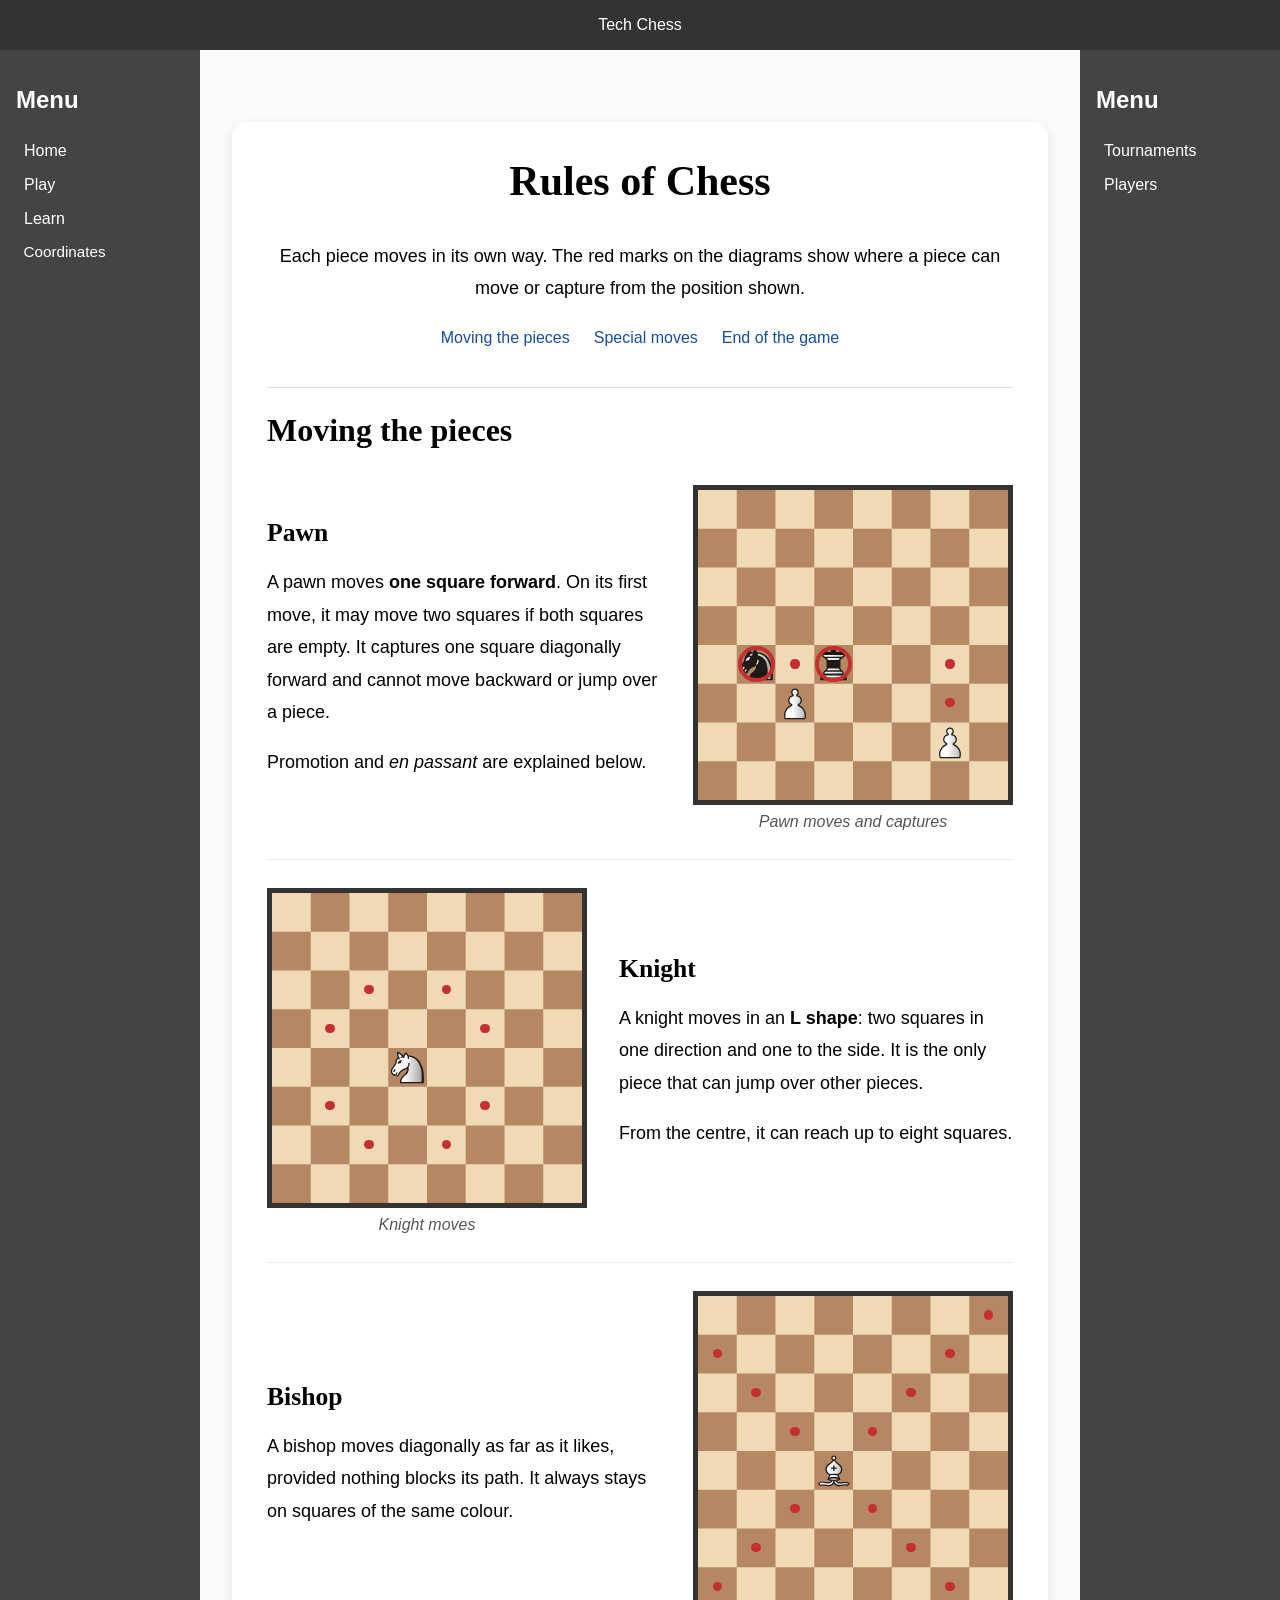
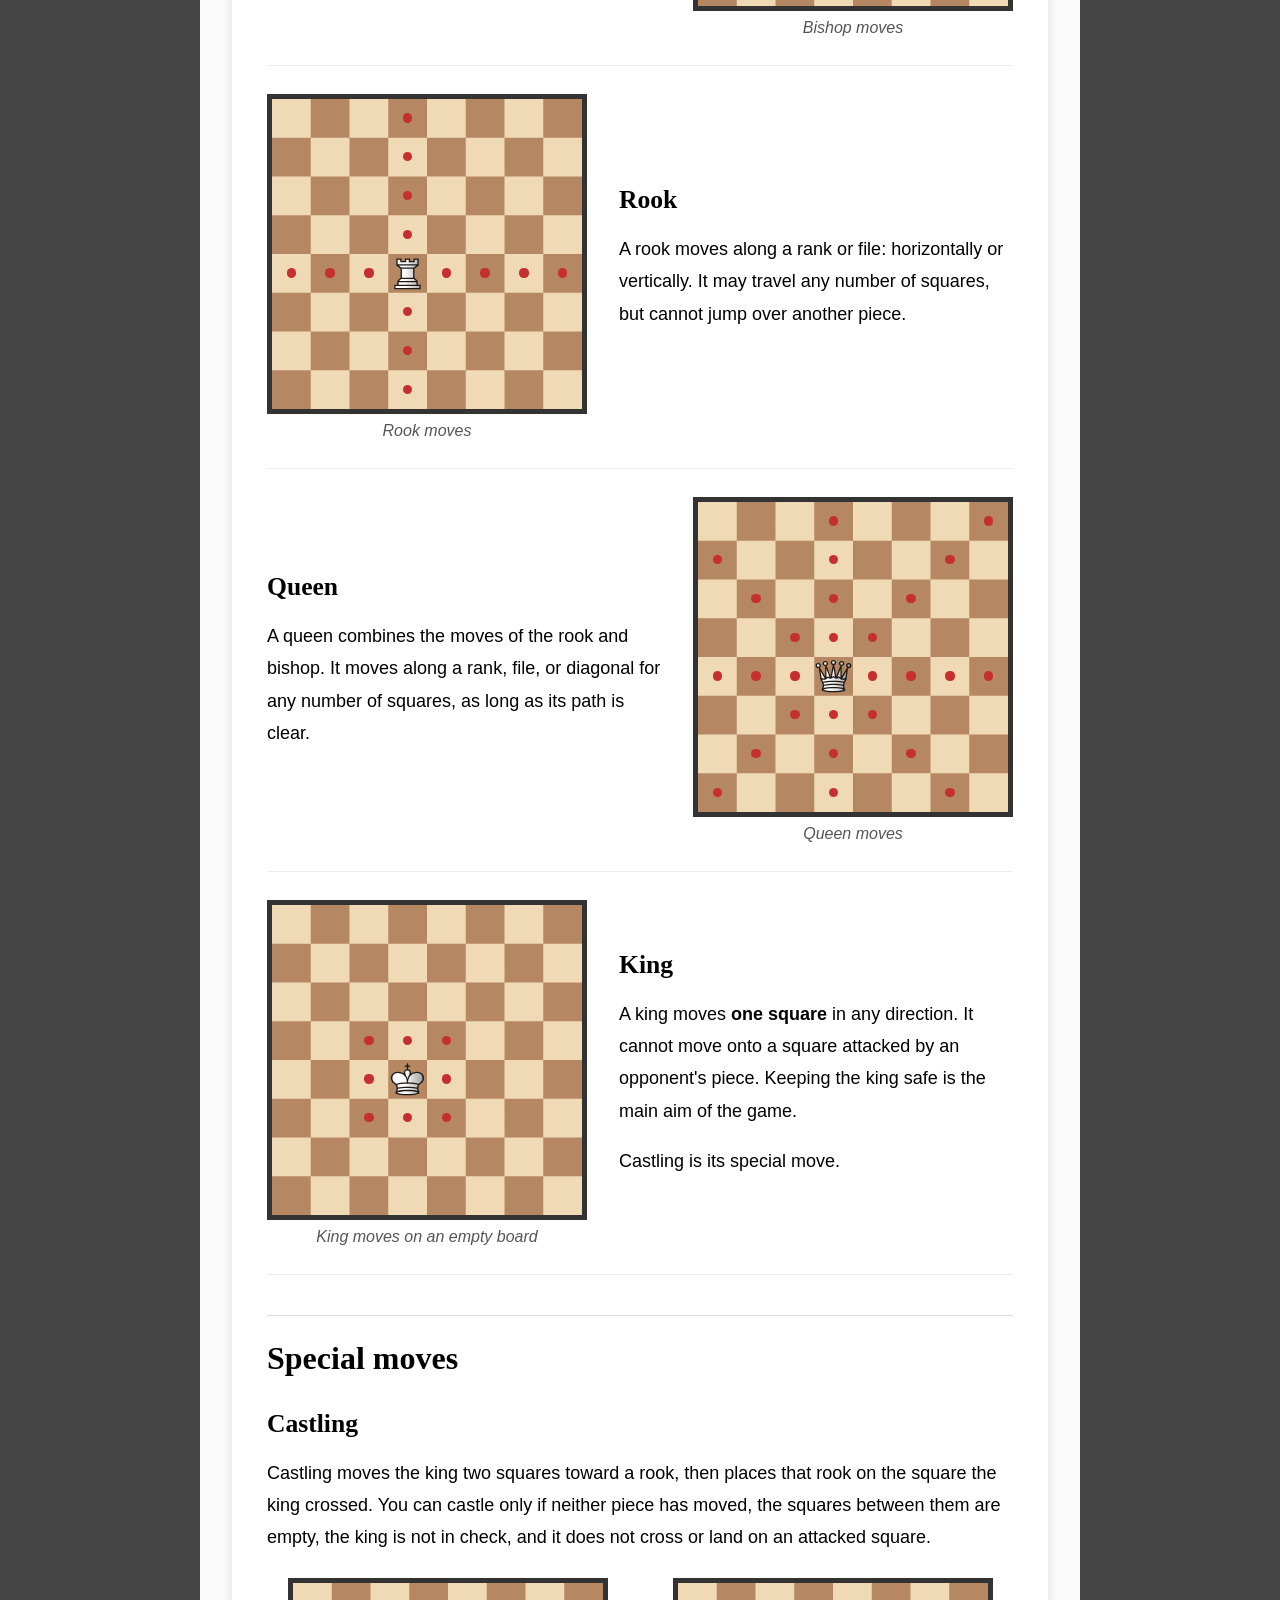
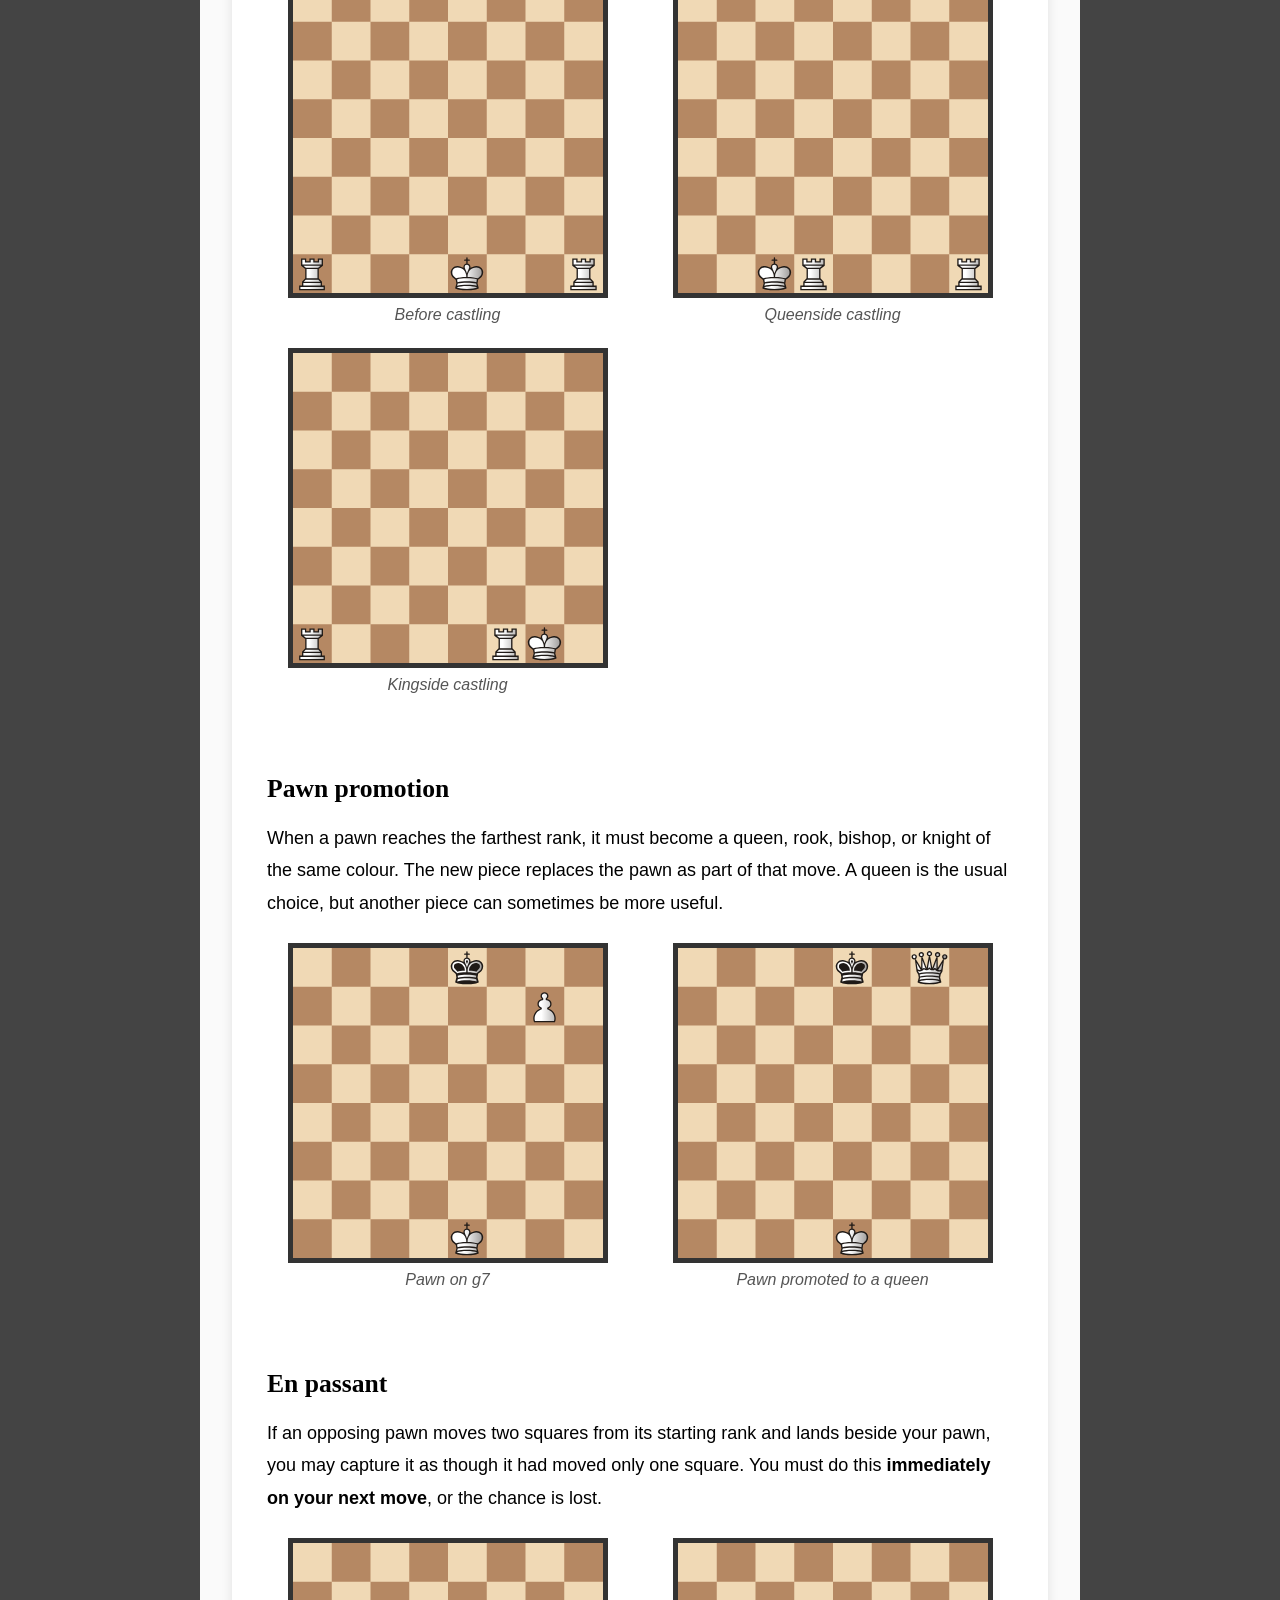
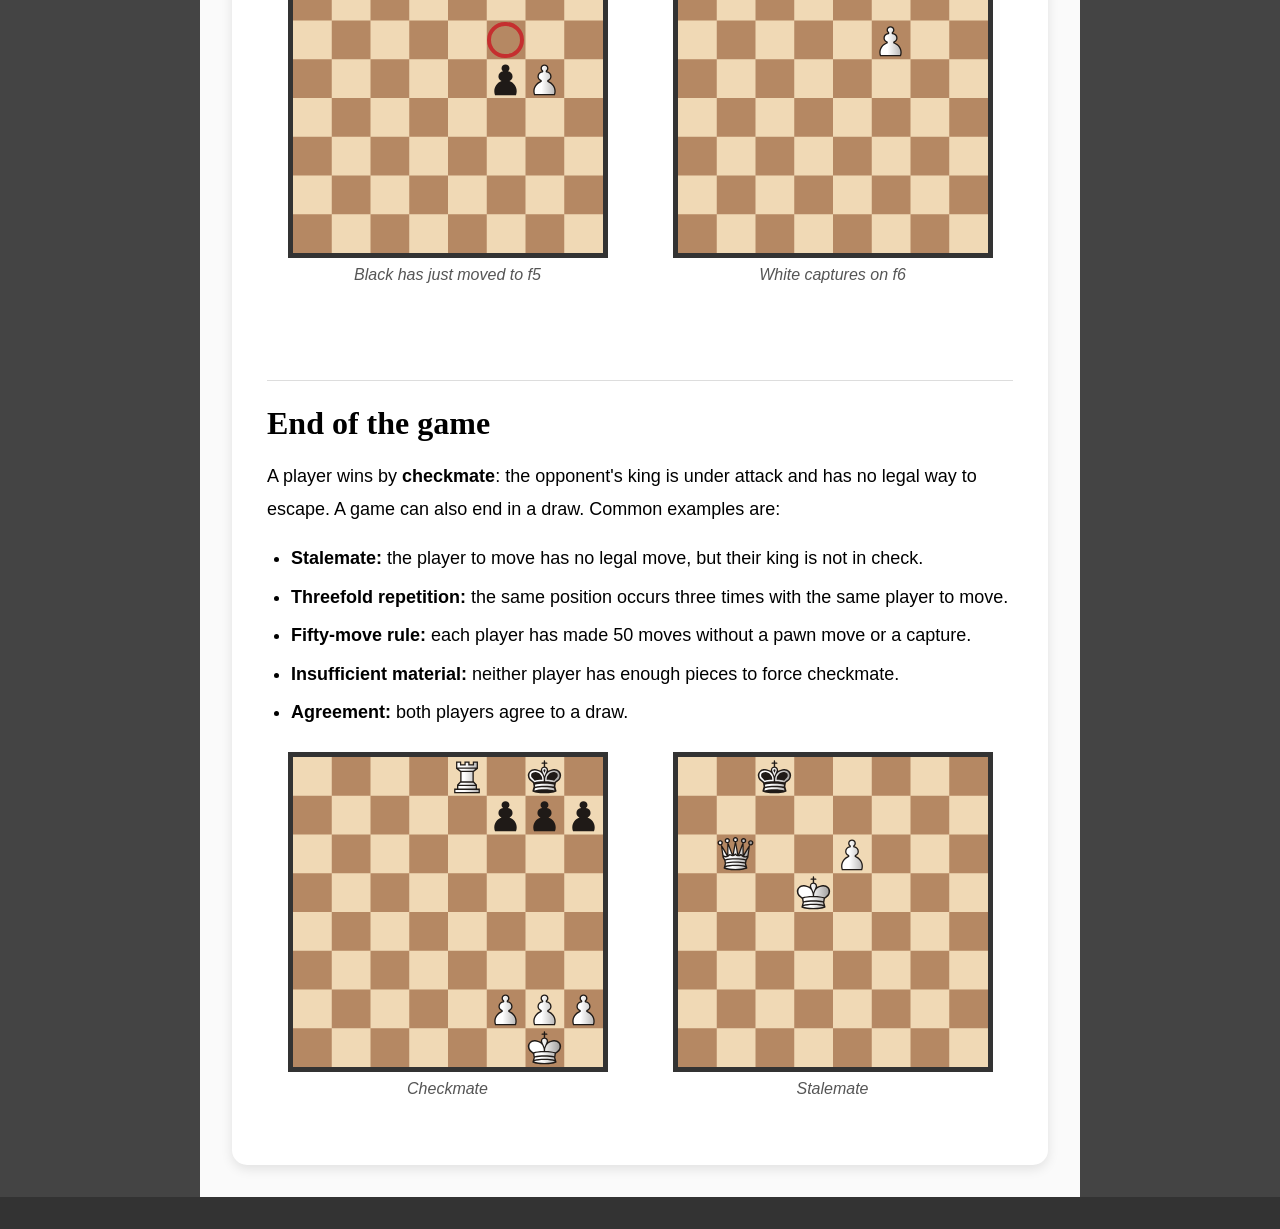
<file: study.html>
<!DOCTYPE html>
<html lang="en">
<head>
    <meta charset="UTF-8">
    <meta name="viewport" content="width=device-width, initial-scale=1.0">
    <meta name="description" content="Learn how chess pieces move, the special moves, and how a game ends.">
    <link rel="stylesheet" href="style.css">
    <script src="board.js" defer></script>
    <title>Rules of Chess</title>
</head>
<body>
    <header>Tech Chess</header>
    <noscript><p class="script-warning">The chess diagrams need JavaScript to show their pieces.</p></noscript>

    <div class="main-layout">
        <nav class="sidebar" aria-label="Main menu">
            <h2>Menu</h2>
            <ul>
                <li><a href="index.html">Home</a></li>
                <li><a href="play.html">Play</a></li>
                <li>
                    <a href="study.html" aria-current="page">Learn</a>
                    <ul class="learn-links">
                        <li><a href="coordinates.html">Coordinates</a></li>
                    </ul>
                </li>
            </ul>
        </nav>

        <main class="content">
            <article class="content-card rules-page">
                <h1 class="card-title">Rules of Chess</h1>
                <p class="rules-intro">
                    Each piece moves in its own way. The red marks on the diagrams show
                    where a piece can move or capture from the position shown.
                </p>
                <nav class="rules-nav" aria-label="On this page">
                    <a href="#piece-movement">Moving the pieces</a>
                    <a href="#special-moves">Special moves</a>
                    <a href="#end-of-game">End of the game</a>
                </nav>

                <h2 id="piece-movement">Moving the pieces</h2>
                <section class="rule-block" aria-labelledby="pawn-title">
                    <div class="rule-text">
                        <h3 id="pawn-title">Pawn</h3>
                        <p>
                            A pawn moves <strong>one square forward</strong>. On its first
                            move, it may move two squares if both squares are empty.
                            It captures one square diagonally forward and cannot move
                            backward or jump over a piece.
                        </p>
                        <p>Promotion and <em>en passant</em> are explained below.</p>
                    </div>
                    <figure class="rule-diagram">
                        <div class="chessboard" role="img" aria-label="White pawns on c3 and g2: forward moves are marked in red and captures on b4 and d4 are circled" data-fen="8/8/8/8/1n1r4/2P5/6P1/8" data-moves="c4 g3 g4" data-captures="b4 d4"></div>
                        <figcaption>Pawn moves and captures</figcaption>
                    </figure>
                </section>

                <section class="rule-block reverse" aria-labelledby="knight-title">
                    <div class="rule-text">
                        <h3 id="knight-title">Knight</h3>
                        <p>
                            A knight moves in an <strong>L shape</strong>: two squares in
                            one direction and one to the side. It is the only piece
                            that can jump over other pieces.
                        </p>
                        <p>From the centre, it can reach up to eight squares.</p>
                    </div>
                    <figure class="rule-diagram">
                        <div class="chessboard" role="img" aria-label="A knight on d4 with its eight possible moves marked" data-fen="8/8/8/8/3N4/8/8/8" data-moves="c6 e6 b5 f5 b3 f3 c2 e2"></div>
                        <figcaption>Knight moves</figcaption>
                    </figure>
                </section>

                <section class="rule-block" aria-labelledby="bishop-title">
                    <div class="rule-text">
                        <h3 id="bishop-title">Bishop</h3>
                        <p>
                            A bishop moves diagonally as far as it likes, provided
                            nothing blocks its path. It always stays on squares of
                            the same colour.
                        </p>
                    </div>
                    <figure class="rule-diagram">
                        <div class="chessboard" role="img" aria-label="A bishop on d4 with its diagonal moves marked" data-fen="8/8/8/8/3B4/8/8/8" data-moves="h8 a7 g7 b6 f6 c5 e5 c3 e3 b2 f2 a1 g1"></div>
                        <figcaption>Bishop moves</figcaption>
                    </figure>
                </section>

                <section class="rule-block reverse" aria-labelledby="rook-title">
                    <div class="rule-text">
                        <h3 id="rook-title">Rook</h3>
                        <p>
                            A rook moves along a rank or file: horizontally or
                            vertically. It may travel any number of squares, but
                            cannot jump over another piece.
                        </p>
                    </div>
                    <figure class="rule-diagram">
                        <div class="chessboard" role="img" aria-label="A rook on d4 with its horizontal and vertical moves marked" data-fen="8/8/8/8/3R4/8/8/8" data-moves="d8 d7 d6 d5 a4 b4 c4 e4 f4 g4 h4 d3 d2 d1"></div>
                        <figcaption>Rook moves</figcaption>
                    </figure>
                </section>

                <section class="rule-block" aria-labelledby="queen-title">
                    <div class="rule-text">
                        <h3 id="queen-title">Queen</h3>
                        <p>
                            A queen combines the moves of the rook and bishop. It
                            moves along a rank, file, or diagonal for any number of
                            squares, as long as its path is clear.
                        </p>
                    </div>
                    <figure class="rule-diagram">
                        <div class="chessboard" role="img" aria-label="A queen on d4 with its possible moves marked" data-fen="8/8/8/8/3Q4/8/8/8" data-moves="d8 h8 a7 d7 g7 b6 d6 f6 c5 d5 e5 a4 b4 c4 e4 f4 g4 h4 c3 d3 e3 b2 d2 f2 a1 d1 g1"></div>
                        <figcaption>Queen moves</figcaption>
                    </figure>
                </section>

                <section class="rule-block reverse" aria-labelledby="king-title">
                    <div class="rule-text">
                        <h3 id="king-title">King</h3>
                        <p>
                            A king moves <strong>one square</strong> in any direction.
                            It cannot move onto a square attacked by an opponent's
                            piece. Keeping the king safe is the main aim of the game.
                        </p>
                        <p>Castling is its special move.</p>
                    </div>
                    <figure class="rule-diagram">
                        <div class="chessboard" role="img" aria-label="A king on d4 with the eight adjacent squares marked" data-fen="8/8/8/8/3K4/8/8/8" data-moves="c5 d5 e5 c4 e4 c3 d3 e3"></div>
                        <figcaption>King moves on an empty board</figcaption>
                    </figure>
                </section>

                <h2 id="special-moves">Special moves</h2>
                <section class="special-rule" aria-labelledby="castling-title">
                    <h3 id="castling-title">Castling</h3>
                    <p>
                        Castling moves the king two squares toward a rook, then places
                        that rook on the square the king crossed. You can castle only
                        if neither piece has moved, the squares between them are empty,
                        the king is not in check, and it does not cross or land on an
                        attacked square.
                    </p>
                    <div class="rule-diagrams">
                        <figure>
                            <div class="chessboard" role="img" aria-label="White king on e1 and rooks on a1 and h1 before castling" data-fen="8/8/8/8/8/8/8/R3K2R"></div>
                            <figcaption>Before castling</figcaption>
                        </figure>
                        <figure>
                            <div class="chessboard" role="img" aria-label="Queenside castling: king on c1 and rook on d1" data-fen="8/8/8/8/8/8/8/2KR3R"></div>
                            <figcaption>Queenside castling</figcaption>
                        </figure>
                        <figure>
                            <div class="chessboard" role="img" aria-label="Kingside castling: king on g1 and rook on f1" data-fen="8/8/8/8/8/8/8/R4RK1"></div>
                            <figcaption>Kingside castling</figcaption>
                        </figure>
                    </div>
                </section>

                <section class="special-rule" aria-labelledby="promotion-title">
                    <h3 id="promotion-title">Pawn promotion</h3>
                    <p>
                        When a pawn reaches the farthest rank, it must become a queen,
                        rook, bishop, or knight of the same colour. The new piece
                        replaces the pawn as part of that move. A queen is the usual
                        choice, but another piece can sometimes be more useful.
                    </p>
                    <div class="rule-diagrams">
                        <figure>
                            <div class="chessboard" role="img" aria-label="White pawn on g7, one move from promotion" data-fen="4k3/6P1/8/8/8/8/8/4K3"></div>
                            <figcaption>Pawn on g7</figcaption>
                        </figure>
                        <figure>
                            <div class="chessboard" role="img" aria-label="White queen on g8 after the pawn promotes" data-fen="4k1Q1/8/8/8/8/8/8/4K3"></div>
                            <figcaption>Pawn promoted to a queen</figcaption>
                        </figure>
                    </div>
                </section>

                <section class="special-rule" aria-labelledby="en-passant-title">
                    <h3 id="en-passant-title">En passant</h3>
                    <p>
                        If an opposing pawn moves two squares from its starting rank
                        and lands beside your pawn, you may capture it as though it had
                        moved only one square. You must do this <strong>immediately on
                        your next move</strong>, or the chance is lost.
                    </p>
                    <div class="rule-diagrams">
                        <figure>
                            <div class="chessboard" role="img" aria-label="White pawn on g5 beside a black pawn that just moved to f5; capture square f6 marked" data-fen="8/8/8/5pP1/8/8/8/8" data-captures="f6"></div>
                            <figcaption>Black has just moved to f5</figcaption>
                        </figure>
                        <figure>
                            <div class="chessboard" role="img" aria-label="White pawn on f6 after capturing en passant; black pawn removed" data-fen="8/8/5P2/8/8/8/8/8"></div>
                            <figcaption>White captures on f6</figcaption>
                        </figure>
                    </div>
                </section>

                <h2 id="end-of-game">End of the game</h2>
                <p>
                    A player wins by <strong>checkmate</strong>: the opponent's king is
                    under attack and has no legal way to escape. A game can also end
                    in a draw. Common examples are:
                </p>
                <ul class="rules-list">
                    <li><strong>Stalemate:</strong> the player to move has no legal move, but their king is not in check.</li>
                    <li><strong>Threefold repetition:</strong> the same position occurs three times with the same player to move.</li>
                    <li><strong>Fifty-move rule:</strong> each player has made 50 moves without a pawn move or a capture.</li>
                    <li><strong>Insufficient material:</strong> neither player has enough pieces to force checkmate.</li>
                    <li><strong>Agreement:</strong> both players agree to a draw.</li>
                </ul>
                <div class="rule-diagrams">
                    <figure>
                        <div class="chessboard" role="img" aria-label="Black king on g8 in checkmate from the white rook on e8" data-fen="4R1k1/5ppp/8/8/8/8/5PPP/6K1"></div>
                        <figcaption>Checkmate</figcaption>
                    </figure>
                    <figure>
                        <div class="chessboard" role="img" aria-label="Black king on c8 in stalemate" data-fen="2k5/8/1Q2P3/3K4/8/8/8/8"></div>
                        <figcaption>Stalemate</figcaption>
                    </figure>
                </div>
            </article>
        </main>

        <aside class="sidebar" aria-label="More sections">
            <h2>Menu</h2>
            <ul>
                <li><a href="tournaments.html">Tournaments</a></li>
                <li><a href="players.html">Players</a></li>
            </ul>
        </aside>
    </div>

    <footer></footer>
</body>
</html>
</file>
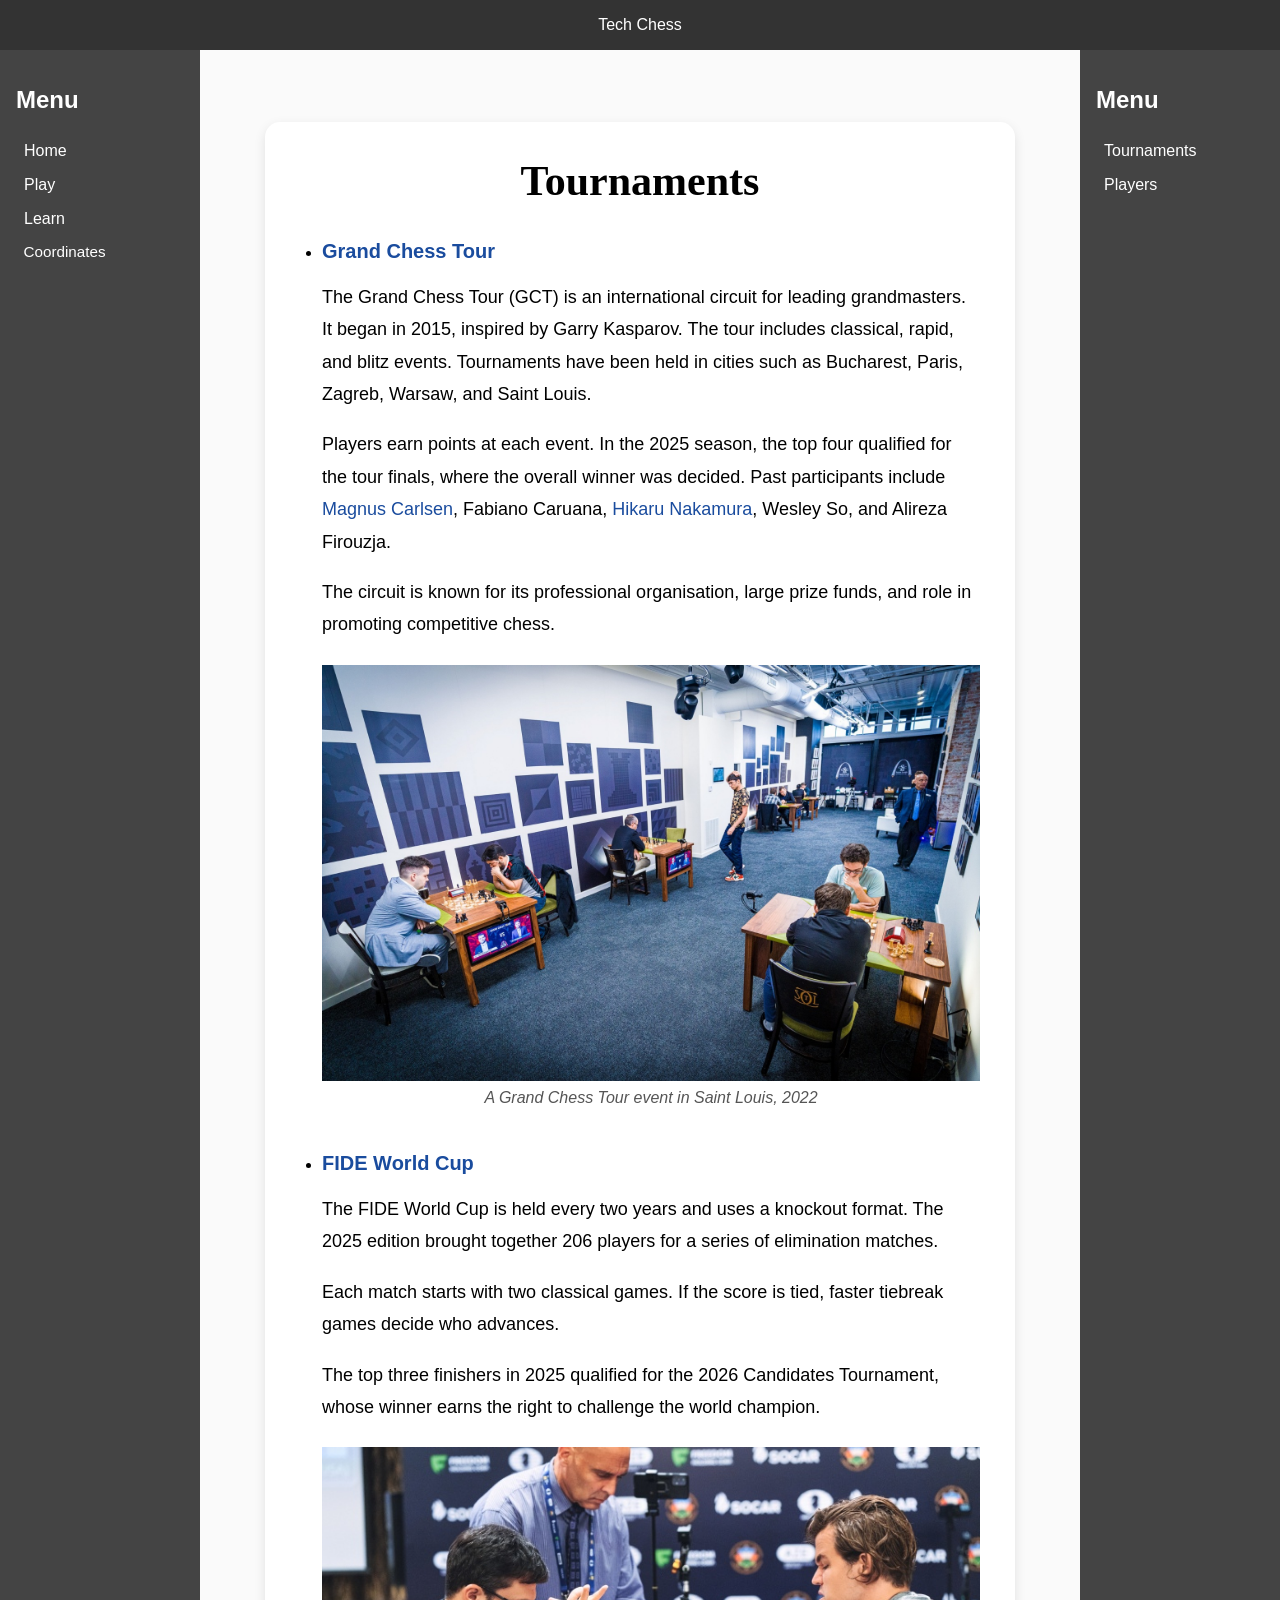
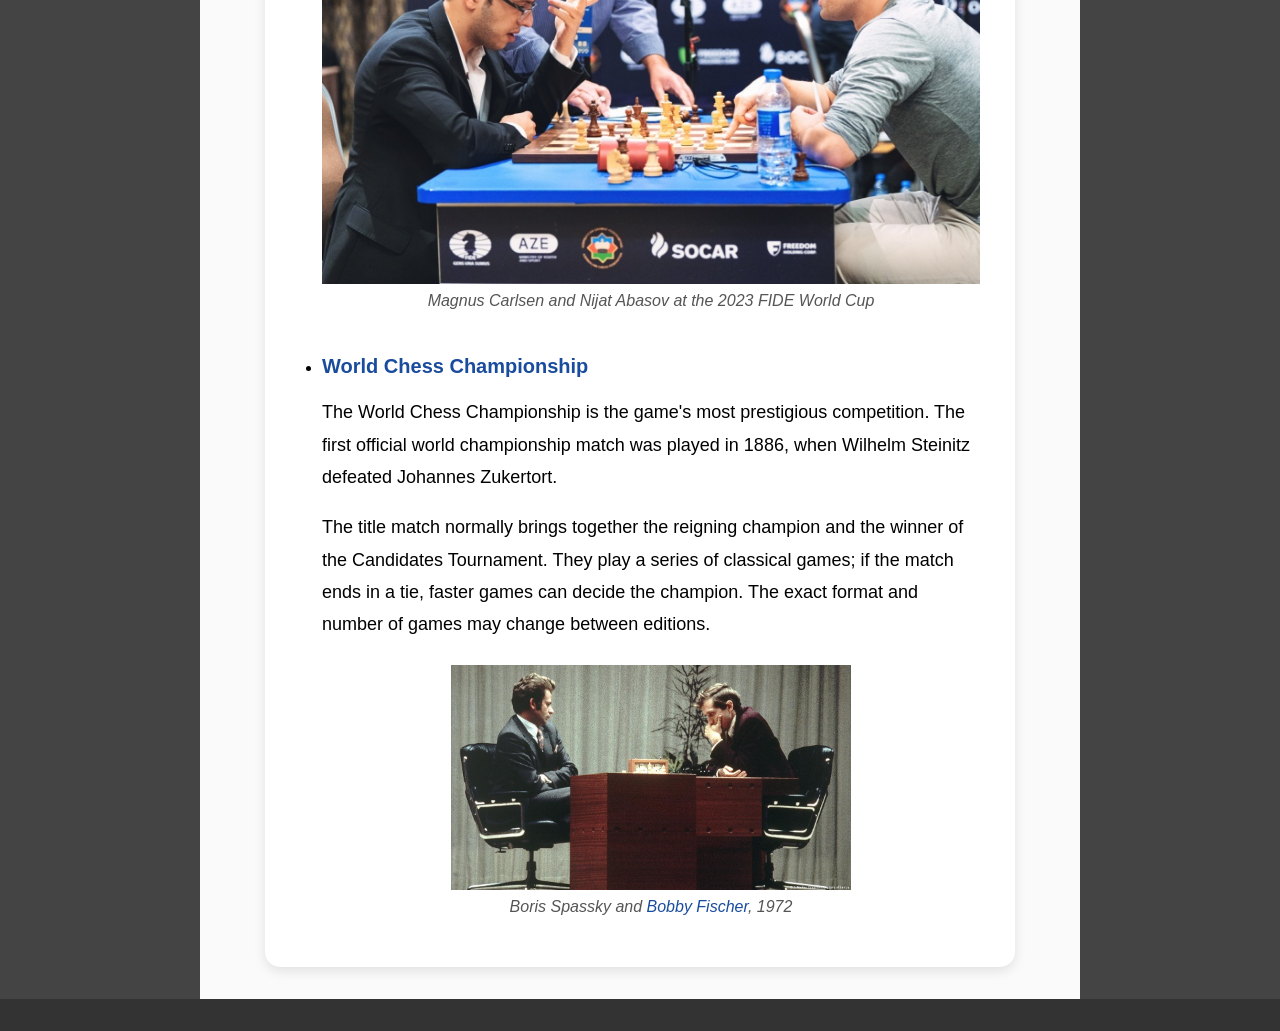
<file: tournaments.html>
<!DOCTYPE html>
<html lang="en">
<head>
    <meta charset="UTF-8">
    <meta name="viewport" content="width=device-width, initial-scale=1.0">
    <meta name="description" content="An introduction to the Grand Chess Tour, FIDE World Cup, and World Chess Championship.">
    <link rel="stylesheet" href="style.css">
    <title>Tournaments</title>
</head>
<body>
    <header>Tech Chess</header>

    <div class="main-layout">
        <nav class="sidebar" aria-label="Main menu">
            <h2>Menu</h2>
            <ul>
                <li><a href="index.html">Home</a></li>
                <li><a href="play.html">Play</a></li>
                <li>
                    <a href="study.html">Learn</a>
                    <ul class="learn-links">
                        <li><a href="coordinates.html">Coordinates</a></li>
                    </ul>
                </li>
            </ul>
        </nav>

        <main class="content">
            <article class="content-card entry-page">
                <h1 class="card-title">Tournaments</h1>
                <ul class="entry-list">
                    <li>
                        <h2>
                            <a href="https://grandchesstour.org/" target="_blank" rel="noopener noreferrer">
                                Grand Chess Tour
                            </a>
                        </h2>
                        <p>
                            The Grand Chess Tour (GCT) is an international circuit for
                            leading grandmasters. It began in 2015, inspired by
                            Garry Kasparov. The tour includes classical, rapid, and
                            blitz events. Tournaments have been held in cities such as
                            Bucharest, Paris, Zagreb, Warsaw, and Saint Louis.
                        </p>
                        <p>
                            Players earn points at each event. In the 2025 season, the
                            top four qualified for the tour finals, where the overall
                            winner was decided. Past participants include
                            <a href="players.html#magnus">Magnus Carlsen</a>,
                            Fabiano Caruana,
                            <a href="players.html#hikaru">Hikaru Nakamura</a>,
                            Wesley So, and Alireza Firouzja.
                        </p>
                        <p>
                            The circuit is known for its professional organisation,
                            large prize funds, and role in promoting competitive chess.
                        </p>
                        <figure>
                            <img src="images/Saint-Louis-Rapid-and-Blitz-2022.jpg"
                                 alt="Players at the Saint Louis Rapid and Blitz tournament"
                                 loading="lazy" decoding="async">
                            <figcaption>A Grand Chess Tour event in Saint Louis, 2022</figcaption>
                        </figure>
                    </li>

                    <li>
                        <h2>
                            <a href="https://worldcup2025.fide.com/" target="_blank" rel="noopener noreferrer">
                                FIDE World Cup
                            </a>
                        </h2>
                        <p>
                            The FIDE World Cup is held every two years and uses a
                            knockout format. The 2025 edition brought together
                            206 players for a series of elimination matches.
                        </p>
                        <p>
                            Each match starts with two classical games. If the score
                            is tied, faster tiebreak games decide who advances.
                        </p>
                        <p>
                            The top three finishers in 2025 qualified for the
                            2026 Candidates Tournament, whose winner earns the
                            right to challenge the world champion.
                        </p>
                        <figure>
                            <img src="images/fide-world-cup.jpg"
                                 alt="Magnus Carlsen playing Nijat Abasov at the 2023 FIDE World Cup"
                                 loading="lazy" decoding="async">
                            <figcaption>Magnus Carlsen and Nijat Abasov at the 2023 FIDE World Cup</figcaption>
                        </figure>
                    </li>

                    <li>
                        <h2>
                            <a href="https://www.fide.com/fide-world-championship-cycle-2025-2026/"
                               target="_blank" rel="noopener noreferrer">
                                World Chess Championship
                            </a>
                        </h2>
                        <p>
                            The World Chess Championship is the game's most prestigious
                            competition. The first official world championship match was
                            played in 1886, when Wilhelm Steinitz defeated Johannes
                            Zukertort.
                        </p>
                        <p>
                            The title match normally brings together the reigning
                            champion and the winner of the Candidates Tournament.
                            They play a series of classical games; if the match ends
                            in a tie, faster games can decide the champion. The exact
                            format and number of games may change between editions.
                        </p>
                        <figure>
                            <img src="images/wcc1972.jpg" alt="Boris Spassky and Bobby Fischer playing chess in 1972"
                                 class="entry-image-small" loading="lazy" decoding="async">
                            <figcaption>
                                Boris Spassky and <a href="players.html#fischer">Bobby Fischer</a>, 1972
                            </figcaption>
                        </figure>
                    </li>
                </ul>
            </article>
        </main>

        <aside class="sidebar" aria-label="More sections">
            <h2>Menu</h2>
            <ul>
                <li><a href="tournaments.html" aria-current="page">Tournaments</a></li>
                <li><a href="players.html">Players</a></li>
            </ul>
        </aside>
    </div>

    <footer></footer>
</body>
</html>
</file>
<file: style.css>
:root {
    --light-square: #f0d9b5;
    --dark-square: #b58863;
}

body {
    display: flex;
    flex-direction: column;
    min-height: 100vh;
    margin: 0;
    background: #f0f0f0;
    font-family: Arial, sans-serif;
}

header,
footer {
    padding: 1em;
    background: #333;
    color: white;
    text-align: center;
}

.main-layout {
    display: grid;
    grid-template-columns: 12.5rem minmax(0, 1fr) 12.5rem;
    flex: 1;
}

.sidebar {
    padding: 1em;
    background: #444;
    color: white;
}

.sidebar ul {
    padding: 0;
    list-style: none;
}

.sidebar a,
.sidebar span {
    display: block;
    padding: 0.5em;
    color: white;
    text-decoration: none;
}

.sidebar a:hover,
.sidebar a:focus-visible {
    background: #555;
}

.content {
    min-width: 0;
    padding: 2em;
    background: #fafafa;
}

.content-grid {
    display: grid;
    grid-template-columns: minmax(0, 1.2fr) minmax(0, 1fr);
    gap: 1.875rem;
}

.content p {
    font-size: 1.25rem;
    line-height: 1.6;
}

.chessboard {
    width: 100%;
    max-width: 31.25rem;
    aspect-ratio: 1;
    border: 0.3125rem solid #333;
    box-sizing: border-box;
    background: conic-gradient(
        var(--dark-square) 25%,
        var(--light-square) 0 50%,
        var(--dark-square) 0 75%,
        var(--light-square) 0
    ) 0 0 / 25% 25%;
    display: grid;
    grid-template-columns: repeat(8, minmax(0, 1fr));
    grid-template-rows: repeat(8, minmax(0, 1fr));
}

.board-piece {
    width: 100%;
    height: 100%;
    object-fit: contain;
}

@media (max-width: 1024px) {
    .main-layout {
        grid-template-columns: 1fr;
    }

    .sidebar {
        padding: 0.5em 1em;
    }

    .sidebar:last-child {
        order: -1;
    }

    .sidebar ul {
        display: flex;
        flex-wrap: wrap;
        gap: 0.5rem;
    }

    .content-grid {
        grid-template-columns: 1fr;
    }
}

.content-card {
    box-sizing: border-box;
    max-width: 750px;
    margin: 40px auto 0;
    padding: 35px;
    background: white;
    border-radius: 15px;
    box-shadow: 0 4px 12px rgba(0, 0, 0, 0.1);
}

.card-title {
    margin-top: 0;
    font-family: Georgia, serif;
    font-size: 42px;
    text-align: center;
}

.history h3 {
    margin-top: 32px;
    font-size: 24px;
}

.content-card p {
    line-height: 1.8;
}

.content-card figure {
    margin: 24px 0 40px;
    text-align: center;
}

.content-card img {
    display: block;
    max-width: 100%;
    height: auto;
    margin: 0 auto;
}

.history-image-small {
    width: 400px;
}

.content-card figcaption {
    margin-top: 8px;
    color: #555;
    font-style: italic;
}

@media (max-width: 600px) {
    .content-card {
        padding: 20px;
    }

    .card-title {
        font-size: 32px;
    }
}

.content-card a {
    color: #1a4c9e;
    text-decoration: none;
}

.content-card a:hover {
    text-decoration: underline;
}

.content-card a:focus-visible {
    outline: 2px solid #1a4c9e;
    outline-offset: 2px;
}

.entry-list {
    padding-left: 22px;
}

.entry-list li + li {
    margin-top: 45px;
}

.entry-list h2 {
    margin: 0 0 10px;
    font-size: 1.25rem;
}

.entry-page p {
    font-size: 1.125rem;
}

.entry-list figure {
    margin-bottom: 0;
}

.entry-image-small {
    width: 400px;
}

.video-row {
    display: grid;
    grid-template-columns: repeat(2, minmax(0, 1fr));
    gap: 20px;
    max-width: 750px;
    margin: 32px auto 0;
}

.video-row iframe {
    display: block;
    width: 100%;
    aspect-ratio: 16 / 9;
    border: 0;
}

@media (max-width: 650px) {
    .video-row {
        grid-template-columns: 1fr;
    }
}

.board-marker {
    align-self: center;
    justify-self: center;
    border-radius: 50%;
    z-index: 2;
}

.board-marker.move {
    width: 24%;
    height: 24%;
    background: #c52f2f;
}

.board-marker.capture {
    width: 95%;
    height: 95%;
    box-sizing: border-box;
    border: 4px solid #c52f2f;
}

.script-warning {
    margin: 0;
    padding: 0.75rem 1rem;
    text-align: center;
    background: #fff0d1;
}

.rules-page {
    max-width: 1050px;
}

.rules-page p,
.rules-list {
    font-size: 1.125rem;
}

.rules-intro {
    text-align: center;
}

.rules-nav {
    display: flex;
    flex-wrap: wrap;
    justify-content: center;
    gap: 0.75rem 1.5rem;
    margin: 1.5rem 0 2rem;
}

.rules-page h2 {
    margin: 2.5rem 0 0.5rem;
    padding-top: 1.5rem;
    border-top: 1px solid #ddd;
    font-family: Georgia, serif;
    font-size: 2rem;
}

.rules-page h3 {
    margin: 0 0 0.75rem;
    font-family: Georgia, serif;
    font-size: 1.6rem;
}

.rule-block {
    display: grid;
    grid-template-columns: minmax(0, 1fr) minmax(0, 320px);
    align-items: center;
    gap: 2rem;
    padding: 1.75rem 0;
    border-bottom: 1px solid #eee;
}

.rule-block.reverse {
    grid-template-columns: minmax(0, 320px) minmax(0, 1fr);
}

.rule-block.reverse .rule-text {
    grid-column: 2;
    grid-row: 1;
}

.rule-block.reverse .rule-diagram {
    grid-column: 1;
    grid-row: 1;
}

.rules-page .rule-diagram,
.rule-diagrams figure {
    margin: 0;
    text-align: center;
}

.rules-page .board-piece {
    width: 100%;
    height: 100%;
    margin: 0;
}

.rules-page .chessboard {
    max-width: 320px;
    margin: 0 auto;
}

.special-rule {
    padding: 1.5rem 0;
}

.rule-diagrams {
    display: grid;
    grid-template-columns: repeat(auto-fit, minmax(min(100%, 240px), 1fr));
    gap: 1.5rem;
    margin: 1.5rem 0 2rem;
}

.rules-list {
    padding-left: 1.5rem;
    line-height: 1.7;
}

.rules-list li + li {
    margin-top: 0.5rem;
}

@media (max-width: 700px) {
    .rule-block,
    .rule-block.reverse {
        grid-template-columns: 1fr;
        gap: 1.25rem;
    }

    .rule-block.reverse .rule-text,
    .rule-block.reverse .rule-diagram {
        grid-column: auto;
        grid-row: auto;
    }

    .rules-page h2 {
        font-size: 1.7rem;
    }
}

.sidebar .learn-links {
    padding-left: 0;
}

.sidebar .learn-links a {
    font-size: 0.95rem;
}

.coordinates-page {
    max-width: 750px;
}

.coordinates-page ul {
    padding-left: 1.5rem;
    font-size: 1.125rem;
    line-height: 1.8;
}

.coordinates-page h2 {
    margin-top: 2rem;
    font-family: Georgia, serif;
}

.coordinates-page .chessboard {
    margin: 0 auto;
}

.board-coordinate {
    align-self: stretch;
    justify-self: stretch;
    display: grid;
    place-items: center;
    font-size: clamp(0.65rem, 1.25vw, 1.1rem);
    font-weight: bold;
}

.board-coordinate.light-square {
    color: #60432c;
}

.board-coordinate.dark-square {
    color: #fff5e5;
}

.play-page,
.setup-page {
    max-width: 620px;
}

.play-options {
    display: grid;
    gap: 1rem;
    max-width: 340px;
    margin: 2rem auto 0;
}

.play-page .play-option,
.setup-page .play-option {
    display: block;
    box-sizing: border-box;
    width: 100%;
    padding: 1rem;
    border: 1px solid #333;
    border-radius: 8px;
    background: #444;
    color: white;
    font: inherit;
    font-size: 1.2rem;
    text-align: center;
    text-decoration: none;
}

.play-page a.play-option:hover,
.play-page a.play-option:focus-visible {
    background: #555;
    color: white;
    text-decoration: none;
}

.setup-page button.play-option {
    cursor: pointer;
}

.setup-page button.play-option:hover,
.setup-page button.play-option:focus-visible {
    background: #555;
}

.play-option:disabled {
    opacity: 0.55;
    cursor: not-allowed;
}

.local-form {
    display: grid;
    gap: 0.75rem;
    max-width: 420px;
    margin: 2rem auto 0;
}

.local-form label {
    font-weight: bold;
}

.local-form input,
.local-form select {
    box-sizing: border-box;
    width: 100%;
    padding: 0.7rem;
    border: 1px solid #888;
    border-radius: 4px;
    background: white;
    font: inherit;
}

.local-form .play-option {
    margin-top: 1rem;
}

.setup-back {
    margin-bottom: 0;
    text-align: center;
}

#game-board {
    margin: 0 auto;
}

.game-square {
    min-width: 0;
    min-height: 0;
    padding: 0;
    border: 0;
    background: transparent;
    cursor: pointer;
}

.game-square:focus-visible {
    outline: 3px solid #c52f2f;
    outline-offset: -3px;
}

.game-page .game-square img {
    width: 100%;
    height: 100%;
    object-fit: contain;
}

.game-square.selected {
    box-shadow: inset 0 0 0 4px #c52f2f;
}

.game-square.possible-move {
    box-shadow: inset 0 0 0 4px rgba(197, 47, 47, 0.65);
}

.game-player {
    display: flex;
    align-items: center;
    justify-content: space-between;
    gap: 1rem;
    max-width: 31.25rem;
    margin: 0 auto;
}

.game-player p:first-child {
    min-width: 0;
    overflow-wrap: anywhere;
}

.game-clock {
    flex-shrink: 0;
    min-width: 4rem;
    padding: 0.25rem 0.5rem;
    border: 2px solid #333;
    border-radius: 6px;
    font-variant-numeric: tabular-nums;
    font-weight: bold;
    text-align: center;
}

.game-clock.active {
    border-color: #c52f2f;
    background: #c52f2f;
    color: white;
}

.game-clock[hidden] {
    display: none;
}

#game-status {
    text-align: center;
}

.new-game-button {
    display: block;
    margin: 1rem auto 0;
    padding: 0.65rem 1.25rem;
    border: 1px solid #333;
    border-radius: 6px;
    background: #444;
    color: white;
    font: inherit;
    cursor: pointer;
}

.new-game-button:hover,
.new-game-button:focus-visible {
    background: #555;
}

.move-history {
    box-sizing: border-box;
    max-width: 31.25rem;
    margin: 1.5rem auto 0;
    padding: 1rem 1.25rem;
    border: 1px solid #ddd;
    border-radius: 6px;
    background: #fafafa;
}

.move-history h2 {
    margin: 0 0 0.75rem;
    font-size: 1.25rem;
}

.move-history p {
    margin: 0;
    color: #555;
    font-size: 1rem;
}

.move-history ol {
    max-height: 12rem;
    margin: 0;
    padding-left: 2rem;
    overflow-y: auto;
}

.move-history li {
    padding: 0.25rem 0;
    font-variant-numeric: tabular-nums;
}

.move-history li span {
    display: inline-block;
    width: 4rem;
}

.promotion-dialog {
    box-sizing: border-box;
    max-width: calc(100vw - 2rem);
    padding: 1.5rem;
    border: 1px solid #333;
    border-radius: 12px;
    background: white;
    box-shadow: 0 8px 24px rgba(0, 0, 0, 0.25);
    font-family: Arial, sans-serif;
}

.promotion-dialog::backdrop {
    background: rgba(0, 0, 0, 0.45);
}

.promotion-dialog h2 {
    margin-top: 0;
    font-family: Georgia, serif;
}

.promotion-options {
    display: grid;
    grid-template-columns: repeat(4, minmax(0, 1fr));
    gap: 0.5rem;
}

.promotion-options button {
    display: grid;
    justify-items: center;
    gap: 0.25rem;
    padding: 0.5rem;
    border: 1px solid #888;
    border-radius: 6px;
    background: #fafafa;
    font: inherit;
    cursor: pointer;
}

.promotion-options button:hover,
.promotion-options button:focus-visible {
    border-color: #c52f2f;
    background: #fff0ee;
}

.promotion-options img {
    width: 3.5rem;
    height: 3.5rem;
    object-fit: contain;
}

.promotion-cancel {
    margin-top: 1rem;
    padding: 0.5rem 0.75rem;
    border: 1px solid #888;
    border-radius: 6px;
    background: white;
    font: inherit;
    cursor: pointer;
}

.game-page .game-square img {
    user-select: none;
    -webkit-user-drag: none;
    touch-action: none;
}

.game-square img.movable-piece {
    cursor: grab;
}

.game-square img.movable-piece:active {
    cursor: grabbing;
}

.drag-preview {
    position: fixed;
    z-index: 1000;
    transform: translate(-50%, -50%);
    object-fit: contain;
    pointer-events: none;
    opacity: 0.85;
}
</file>
